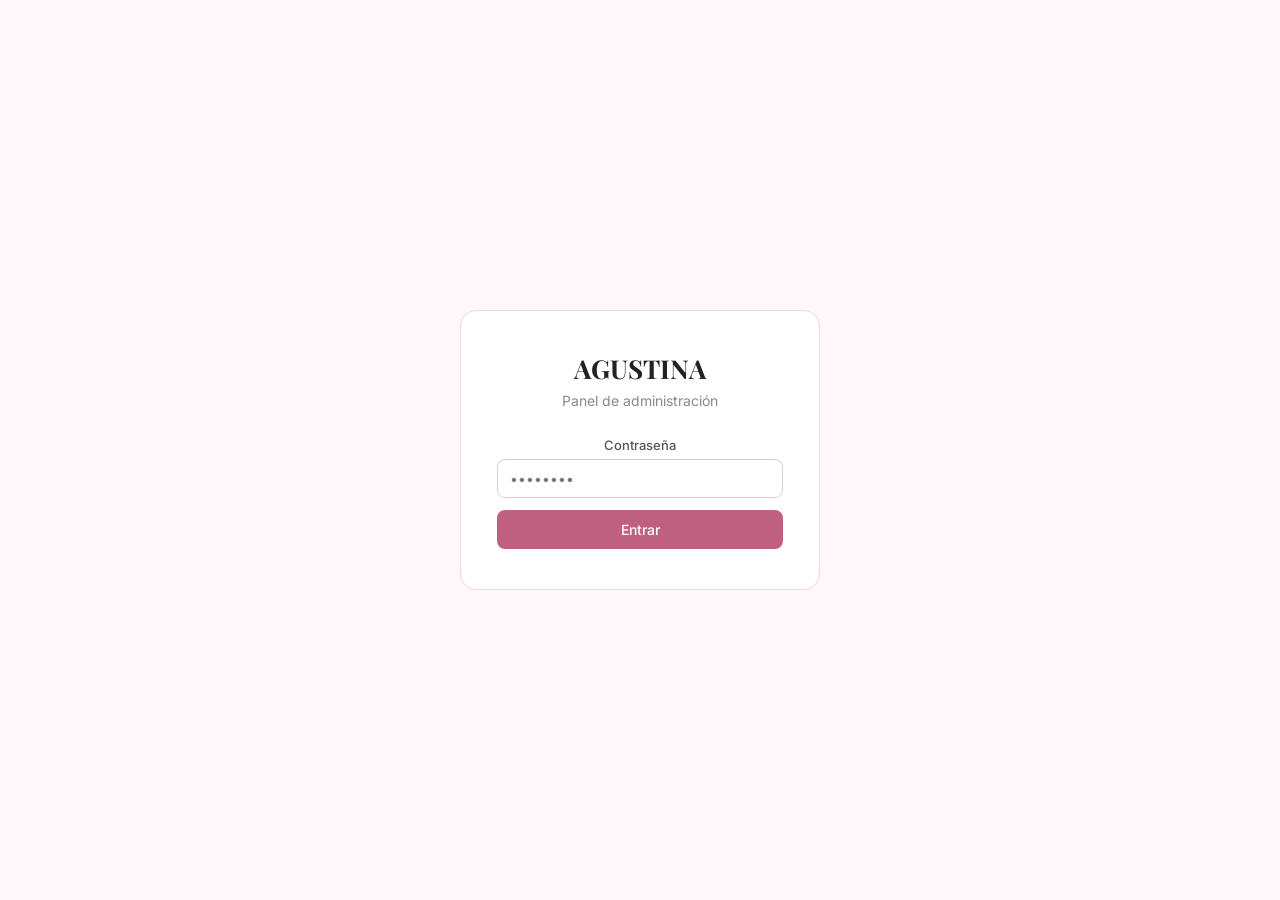
<file: admin.html>
<!DOCTYPE html>
<html lang="es">
<head>
  <meta charset="UTF-8" />
  <meta name="viewport" content="width=device-width, initial-scale=1.0" />
  <title>Admin — AGUSTINA</title>
  <link href="https://fonts.googleapis.com/css2?family=Playfair+Display:wght@400;600&family=Inter:wght@300;400;500;600&display=swap" rel="stylesheet">
  <style>
    * { box-sizing: border-box; margin: 0; padding: 0; }

    body {
      font-family: 'Inter', sans-serif;
      background: #fff7fa;
      color: #222;
      min-height: 100vh;
    }

    /* ---- LOGIN ---- */
    #login-screen {
      display: flex;
      align-items: center;
      justify-content: center;
      min-height: 100vh;
      padding: 20px;
    }

    .login-box {
      background: #fff;
      border: 1px solid #f0d6e0;
      border-radius: 16px;
      padding: 40px 36px;
      width: 100%;
      max-width: 360px;
      text-align: center;
    }

    .login-box h1 {
      font-family: 'Playfair Display', serif;
      font-size: 26px;
      margin-bottom: 6px;
    }

    .login-box p {
      color: #888;
      font-size: 14px;
      margin-bottom: 28px;
    }

    /* ---- HEADER ADMIN ---- */
    .admin-header {
      background: #fff;
      border-bottom: 1px solid #f0d6e0;
      padding: 16px 24px;
      display: flex;
      align-items: center;
      justify-content: space-between;
      position: sticky;
      top: 0;
      z-index: 100;
    }

    .admin-header h1 {
      font-family: 'Playfair Display', serif;
      font-size: 20px;
    }

    .admin-header span {
      font-size: 13px;
      color: #888;
    }

    /* ---- LAYOUT ---- */
    .admin-body {
      max-width: 900px;
      margin: 0 auto;
      padding: 32px 20px;
    }

    .section-title {
      font-family: 'Playfair Display', serif;
      font-size: 22px;
      margin-bottom: 20px;
    }

    /* ---- FORMULARIO ---- */
    .card {
      background: #fff;
      border: 1px solid #f0d6e0;
      border-radius: 16px;
      padding: 28px;
      margin-bottom: 32px;
    }

    .form-grid {
      display: grid;
      grid-template-columns: 1fr 1fr;
      gap: 16px;
    }

    @media (max-width: 600px) {
      .form-grid { grid-template-columns: 1fr; }
    }

    .form-group {
      display: flex;
      flex-direction: column;
      gap: 6px;
    }

    .form-group.full { grid-column: 1 / -1; }

    label {
      font-size: 13px;
      font-weight: 500;
      color: #555;
    }

    input, select, textarea {
      font-family: 'Inter', sans-serif;
      font-size: 14px;
      border: 1px solid #e0c8d4;
      border-radius: 8px;
      padding: 10px 12px;
      background: #fff;
      color: #222;
      transition: border-color .2s;
      outline: none;
    }

    input:focus, select:focus, textarea:focus {
      border-color: #c06080;
    }

    textarea { resize: vertical; min-height: 70px; }

    /* ---- BOTONES ---- */
    .btn {
      font-family: 'Inter', sans-serif;
      font-size: 14px;
      font-weight: 500;
      border: none;
      border-radius: 8px;
      padding: 11px 22px;
      cursor: pointer;
      transition: opacity .2s;
    }

    .btn:hover { opacity: .85; }
    .btn:disabled { opacity: .5; cursor: not-allowed; }

    .btn--primary { background: #c06080; color: #fff; }
    .btn--ghost { background: transparent; border: 1px solid #e0c8d4; color: #555; }
    .btn--danger { background: #fee2e2; color: #c0392b; }
    .btn--sm { padding: 7px 14px; font-size: 13px; }

    .form-actions {
      display: flex;
      gap: 10px;
      margin-top: 20px;
      flex-wrap: wrap;
    }

    /* ---- IMAGEN PREVIEW ---- */
    .img-preview {
      width: 80px;
      height: 80px;
      border-radius: 10px;
      object-fit: cover;
      border: 1px solid #f0d6e0;
      display: none;
    }

    .img-row {
      display: flex;
      align-items: center;
      gap: 12px;
    }

    /* ---- LISTA PRODUCTOS ---- */
    .product-list {
      display: flex;
      flex-direction: column;
      gap: 12px;
    }

    .product-item-wrap {
      border: 1px solid #f0d6e0;
      border-radius: 12px;
      overflow: hidden;
    }

    .product-item {
      background: #fff;
      padding: 14px 18px;
      display: flex;
      align-items: center;
      gap: 14px;
    }

    .img-panel {
      background: #fff7fa;
      border-top: 1px solid #f0d6e0;
      padding: 16px 18px;
    }

    .img-panel__label {
      font-size: 13px;
      font-weight: 500;
      color: #555;
      margin-bottom: 8px;
    }

    .img-panel__thumbs {
      display: flex;
      flex-wrap: wrap;
      gap: 8px;
      margin-bottom: 12px;
    }

    .img-panel__thumb-wrap {
      position: relative;
      display: inline-block;
    }

    .img-panel__thumb {
      width: 60px;
      height: 60px;
      object-fit: cover;
      border-radius: 8px;
      border: 1px solid #f0d6e0;
    }

    .img-panel__badge {
      position: absolute;
      bottom: 3px;
      left: 3px;
      background: #c06080;
      color: #fff;
      font-size: 9px;
      padding: 1px 4px;
      border-radius: 4px;
    }

    .img-panel__actions {
      display: flex;
      gap: 8px;
      margin-top: 10px;
      align-items: center;
      flex-wrap: wrap;
    }

    .img-panel__status {
      font-size: 12px;
      color: #065f46;
    }

    .product-item img {
      width: 56px;
      height: 56px;
      border-radius: 8px;
      object-fit: cover;
      background: #f5e8ee;
      flex-shrink: 0;
    }

    .product-item__info { flex: 1; min-width: 0; }
    .product-item__name { font-weight: 500; font-size: 15px; white-space: nowrap; overflow: hidden; text-overflow: ellipsis; }
    .product-item__meta { font-size: 12px; color: #888; margin-top: 2px; }
    .product-item__price { font-weight: 600; font-size: 15px; color: #c06080; white-space: nowrap; }

    .product-item__actions { display: flex; gap: 8px; flex-shrink: 0; }

    .badge-inactivo {
      font-size: 11px;
      background: #fee2e2;
      color: #c0392b;
      border-radius: 20px;
      padding: 2px 8px;
      margin-left: 6px;
    }

    /* ---- ALERTS ---- */
    .alert {
      border-radius: 10px;
      padding: 12px 16px;
      font-size: 14px;
      margin-bottom: 16px;
      display: none;
    }

    .alert--ok { background: #d1fae5; color: #065f46; }
    .alert--err { background: #fee2e2; color: #991b1b; }

    /* ---- LOADING ---- */
    .loading { text-align: center; padding: 40px; color: #aaa; font-size: 14px; }

    /* ---- TABS ---- */
    .tabs {
      display: flex;
      gap: 4px;
      margin-bottom: 24px;
      border-bottom: 1px solid #f0d6e0;
      padding-bottom: 0;
    }

    .tab {
      padding: 10px 18px;
      font-size: 14px;
      font-weight: 500;
      cursor: pointer;
      border: none;
      background: none;
      color: #888;
      border-bottom: 2px solid transparent;
      margin-bottom: -1px;
      font-family: 'Inter', sans-serif;
    }

    .tab.active { color: #c06080; border-bottom-color: #c06080; }
    .tab-panel { display: none; }
    .tab-panel.active { display: block; }

    /* ---- PANEL EDICIÓN INLINE ---- */
    .edit-panel {
      background: #fff7fa;
      border-top: 1px solid #f0d6e0;
      padding: 16px 18px;
    }
    .edit-panel__grid {
      display: grid;
      grid-template-columns: 1fr 1fr;
      gap: 10px;
      margin-bottom: 12px;
    }
    @media (max-width: 600px) { .edit-panel__grid { grid-template-columns: 1fr; } }
    .edit-panel__actions { display: flex; gap: 8px; }

    /* ---- BOTÓN × en foto ---- */
    .img-panel__thumb-del {
      position: absolute;
      top: -5px; right: -5px;
      width: 20px; height: 20px;
      border-radius: 50%;
      background: #c0392b;
      color: white;
      border: none;
      font-size: 12px;
      line-height: 1;
      cursor: pointer;
      display: flex; align-items: center; justify-content: center;
      box-shadow: 0 1px 4px rgba(0,0,0,.2);
    }
    .img-panel__thumb-del:hover { background: #a93226; }

    /* ---- TOOLBAR BÚSQUEDA ---- */
    .list-toolbar {
      display: flex;
      gap: 10px;
      margin-bottom: 18px;
      flex-wrap: wrap;
      align-items: center;
    }
    .list-toolbar input {
      flex: 1;
      min-width: 180px;
    }
    .list-toolbar select {
      width: auto;
    }
    .list-count {
      font-size: 13px;
      color: #aaa;
      white-space: nowrap;
    }

    /* ---- UPLOAD ---- */
    .upload-zone {
      border: 2px dashed #e0c8d4;
      border-radius: 10px;
      padding: 20px;
      text-align: center;
      cursor: pointer;
      transition: border-color .2s;
      font-size: 13px;
      color: #888;
    }

    .upload-zone:hover { border-color: #c06080; color: #c06080; }
    .upload-zone input { display: none; }
  </style>
</head>
<body>

<!-- LOGIN -->
<div id="login-screen">
  <div class="login-box">
    <h1>AGUSTINA</h1>
    <p>Panel de administración</p>
    <div class="form-group" style="margin-bottom:12px">
      <label>Contraseña</label>
      <input type="password" id="pwd-input" placeholder="••••••••" />
    </div>
    <div class="alert alert--err" id="login-err">Contraseña incorrecta</div>
    <button class="btn btn--primary" style="width:100%" onclick="doLogin()">Entrar</button>
  </div>
</div>

<!-- PANEL -->
<div id="admin-panel" style="display:none">

  <div class="admin-header">
    <h1>AGUSTINA — Admin</h1>
    <span>Panel de productos</span>
  </div>

  <div class="admin-body">

    <div class="tabs">
      <button class="tab active" onclick="switchTab('agregar')">➕ Agregar producto</button>
      <button class="tab" onclick="switchTab('lista')">📋 Mis productos</button>
    </div>

    <!-- TAB: AGREGAR -->
    <div class="tab-panel active" id="tab-agregar">
      <p class="section-title">Nuevo producto</p>

      <div class="card">
        <div class="alert alert--ok" id="ok-msg">✓ Producto guardado correctamente</div>
        <div class="alert alert--err" id="err-msg">Hubo un error al guardar</div>

        <div class="form-grid">

          <div class="form-group full">
            <label>Nombre del producto *</label>
            <input type="text" id="f-name" placeholder="Ej: Taza Stitch" />
          </div>

          <div class="form-group">
            <label>Precio (ARS) *</label>
            <input type="number" id="f-price" placeholder="Ej: 9500" min="0" />
          </div>

          <div class="form-group">
            <label>Categoría *</label>
            <select id="f-cat">
              <option value="">— Elegir —</option>
              <option value="indumentaria">Indumentaria</option>
              <option value="maquillaje">Maquillaje</option>
              <option value="skincare">Skincare</option>
              <option value="tazas">Tazas</option>
              <option value="botellas-y-vasos">Botellas y vasos</option>
              <option value="regaleria">Regalería</option>
              <option value="necesers">Necesers</option>
              <option value="marroquineria">Marroquinería</option>
              <option value="accesorios">Accesorios</option>
              <option value="giftcards">🎁 Gift Cards</option>
            </select>
          </div>

          <div class="form-group">
            <label>Subcategoría</label>
            <select id="f-sub">
              <option value="">— Ninguna —</option>
              <option value="tazas">Tazas</option>
              <option value="botellas-y-vasos">Botellas y vasos</option>
              <option value="libreria">Librería</option>
              <option value="para-el-cabello">Para el cabello</option>
              <option value="bijou">Bijou</option>
              <option value="llaveros">Llaveros</option>
              <option value="acero-quirurgico">Acero quirúrgico</option>
            </select>
          </div>

          <div class="form-group">
            <label>Precio en efectivo (ARS) <span style="color:#aaa;font-weight:400">— opcional</span></label>
            <input type="number" id="f-price-efectivo" placeholder="Ej: 8500" min="0" />
          </div>

          <div class="form-group full">
            <label>Descripción <span style="color:#aaa;font-weight:400">— opcional</span></label>
            <textarea id="f-descripcion" placeholder="Ej: Taza de cerámica con diseño exclusivo, 350ml. Ideal para regalar." rows="3" style="resize:vertical;min-height:70px"></textarea>
          </div>

          <div class="form-group full">
            <label>Imágenes del producto * <span style="color:#aaa;font-weight:400">(primera = principal)</span></label>
            <input type="file" id="f-img-file" accept="image/*" multiple style="display:none" />
            <div class="upload-zone" id="upload-zone" onclick="document.getElementById('f-img-file').click()">
              📷 Hacé click para subir fotos (podés elegir varias a la vez)
            </div>
            <div id="img-previews" style="display:flex;flex-wrap:wrap;gap:8px;margin-top:10px"></div>
            <small style="color:#aaa;font-size:12px;margin-top:4px">JPG o PNG. Se suben automáticamente a Supabase.</small>
          </div>

        </div>

        <div class="form-actions">
          <button class="btn btn--primary" id="btn-save" onclick="saveProduct()">Guardar producto</button>
          <button class="btn btn--ghost" onclick="clearForm()">Limpiar</button>
        </div>
      </div>
    </div>

    <!-- TAB: LISTA -->
    <div class="tab-panel" id="tab-lista">

      <!-- Barra de búsqueda y filtros -->
      <div class="list-toolbar">
        <input type="text" id="search-input" placeholder="🔍 Buscar por nombre..." oninput="filterList()" />
        <select id="filter-cat" onchange="filterList()">
          <option value="">Todas las categorías</option>
          <option value="indumentaria">Indumentaria</option>
          <option value="maquillaje">Maquillaje</option>
          <option value="skincare">Skincare</option>
          <option value="necesers">Necesers</option>
          <option value="marroquineria">Marroquinería</option>
          <option value="regaleria">Regalería</option>
          <option value="tazas">Tazas</option>
          <option value="botellas-y-vasos">Botellas y vasos</option>
          <option value="accesorios">Accesorios</option>
          <option value="giftcards">🎁 Gift Cards</option>
        </select>
        <select id="filter-estado" onchange="filterList()">
          <option value="">Todos</option>
          <option value="activo">Activos</option>
          <option value="inactivo">Inactivos</option>
        </select>
        <span id="list-count" class="list-count"></span>
      </div>

      <div id="product-list" class="product-list">
        <div class="loading">Cargando...</div>
      </div>
    </div>

  </div>
</div>

<script>
  const API_URL = "https://api-agustina.juaniperez1243.workers.dev";
  const ADMIN_PWD = "1234";

  // ---- LOGIN ----
  document.getElementById("pwd-input").addEventListener("keydown", e => {
    if (e.key === "Enter") doLogin();
  });

  // ---- INPUT IMÁGENES (múltiples) ----
  let selectedFiles = [];

  document.getElementById("f-img-file").addEventListener("change", function() {
    selectedFiles = Array.from(this.files);
    const previews = document.getElementById("img-previews");
    previews.innerHTML = "";
    selectedFiles.forEach((file, i) => {
      const wrap = document.createElement("div");
      wrap.style.cssText = "position:relative;display:inline-block";
      const img = document.createElement("img");
      img.src = URL.createObjectURL(file);
      img.style.cssText = "width:70px;height:70px;object-fit:cover;border-radius:8px;border:1px solid #f0d6e0";
      if (i === 0) {
        const badge = document.createElement("span");
        badge.textContent = "Principal";
        badge.style.cssText = "position:absolute;bottom:2px;left:2px;background:#c06080;color:#fff;font-size:9px;padding:1px 4px;border-radius:4px";
        wrap.appendChild(badge);
      }
      wrap.appendChild(img);
      previews.appendChild(wrap);
    });
    document.getElementById("upload-zone").textContent = `✓ ${selectedFiles.length} foto${selectedFiles.length > 1 ? "s" : ""} seleccionada${selectedFiles.length > 1 ? "s" : ""}`;
  });

  function doLogin() {
    const val = document.getElementById("pwd-input").value;
    if (val === ADMIN_PWD) {
      document.getElementById("login-screen").style.display = "none";
      document.getElementById("admin-panel").style.display = "block";
    } else {
      document.getElementById("login-err").style.display = "block";
    }
  }

  // ---- TABS ----
  function switchTab(name) {
    document.querySelectorAll(".tab").forEach(t => t.classList.remove("active"));
    document.querySelectorAll(".tab-panel").forEach(p => p.classList.remove("active"));
    document.getElementById("tab-" + name).classList.add("active");
    event.target.classList.add("active");
    if (name === "lista") loadProducts();
  }

  // ---- IMAGEN PREVIEW ----
  function previewImg(input) {
    const file = input.files[0];
    if (!file) return;
    const preview = document.getElementById("img-preview");
    preview.src = URL.createObjectURL(file);
    preview.style.display = "block";
    document.getElementById("upload-zone").textContent = "✓ " + file.name;
  }

  // ---- COMPRIMIR ANTES DE SUBIR (reduce storage y ancho de banda) ----
  function compressImage(file, maxWidth = 1200, quality = 0.82) {
    return new Promise((resolve) => {
      const img = new Image();
      const url = URL.createObjectURL(file);
      img.onload = () => {
        URL.revokeObjectURL(url);
        let w = img.naturalWidth, h = img.naturalHeight;
        if (w > maxWidth) { h = Math.round(h * maxWidth / w); w = maxWidth; }
        const canvas = document.createElement("canvas");
        canvas.width = w; canvas.height = h;
        canvas.getContext("2d").drawImage(img, 0, 0, w, h);
        canvas.toBlob(blob => resolve(blob || file), "image/webp", quality);
      };
      img.onerror = () => { URL.revokeObjectURL(url); resolve(file); };
      img.src = url;
    });
  }

  // ---- SUBIR IMAGEN A CLOUDINARY ----
  const CLOUDINARY_CLOUD  = "dk7nxmdcg";
  const CLOUDINARY_PRESET = "productos";

  async function uploadImage(file) {
    const blob = await compressImage(file);
    const form = new FormData();
    form.append("file", blob, `${Date.now()}.webp`);
    form.append("upload_preset", CLOUDINARY_PRESET);

    const res = await fetch(
      `https://api.cloudinary.com/v1_1/${CLOUDINARY_CLOUD}/image/upload`,
      { method: "POST", body: form }
    );

    if (!res.ok) {
      const err = await res.json().catch(() => ({}));
      throw new Error(err.error?.message || "Error subiendo imagen a Cloudinary");
    }

    const data = await res.json();
    return data.secure_url;
  }

  // ---- GUARDAR PRODUCTO ----
  async function saveProduct() {
    const name = document.getElementById("f-name").value.trim();
    const price = parseInt(document.getElementById("f-price").value);
    const cat = document.getElementById("f-cat").value;
    const sub = document.getElementById("f-sub").value;
    const precioEfectivoRaw = document.getElementById("f-price-efectivo").value;
    const precio_efectivo = precioEfectivoRaw ? parseInt(precioEfectivoRaw) : null;
    const descripcion = document.getElementById("f-descripcion").value.trim() || null;
    if (!name || !price || !cat || !selectedFiles.length) {
      showMsg("err", "Completá nombre, precio, categoría e imagen");
      return;
    }

    const btn = document.getElementById("btn-save");
    btn.disabled = true;
    btn.textContent = "Guardando...";

    try {
      const imageUrls = await Promise.all(selectedFiles.map(f => uploadImage(f)));
      const imageUrl = imageUrls[0];
      const images = imageUrls;

      const res = await fetch(`${API_URL}/guardar-producto`, {
        method: "POST",
        headers: { "Content-Type": "application/json" },
        body: JSON.stringify({ name, price, image_url: imageUrl, images, cat, sub, precio_efectivo, descripcion })
      });

      if (!res.ok) throw new Error((await res.json()).error || "Error al guardar");

      showMsg("ok", "✓ Producto guardado correctamente");
      clearForm();

    } catch (e) {
      showMsg("err", e.message);
    } finally {
      btn.disabled = false;
      btn.textContent = "Guardar producto";
    }
  }

  // ---- CARGAR LISTA ----
  let allProducts = []; // cache en memoria

  async function loadProducts() {
    const list = document.getElementById("product-list");
    list.innerHTML = `<div class="loading">Cargando...</div>`;

    const res = await fetch(`${API_URL}/admin/productos`);
    allProducts = await res.json();

    // Resetear filtros
    const si = document.getElementById("search-input");
    const fc = document.getElementById("filter-cat");
    const fe = document.getElementById("filter-estado");
    if (si) si.value = "";
    if (fc) fc.value = "";
    if (fe) fe.value = "";

    filterList();
  }

  function filterList() {
    const query  = document.getElementById("search-input")?.value.toLowerCase().trim() || "";
    const cat    = document.getElementById("filter-cat")?.value || "";
    const estado = document.getElementById("filter-estado")?.value || "";

    const filtered = allProducts.filter(p => {
      const matchName   = !query  || p.name.toLowerCase().includes(query);
      const matchCat    = !cat    || p.cat === cat;
      const matchEstado = !estado || (estado === "activo" ? p.activo : !p.activo);
      return matchName && matchCat && matchEstado;
    });

    const countEl = document.getElementById("list-count");
    if (countEl) countEl.textContent = `${filtered.length} producto${filtered.length !== 1 ? "s" : ""}`;

    renderList(filtered);
  }

  function renderList(products) {
    const list = document.getElementById("product-list");
    if (!products.length) {
      list.innerHTML = `<div class="loading">Sin resultados.</div>`;
      return;
    }
    list.innerHTML = products.map(p => {
      const imgs = p.images && p.images.length ? p.images : (p.image_url ? [p.image_url] : []);
      const safeName = p.name.replace(/'/g, "\\'").replace(/"/g, "&quot;");

      return `
      <div class="product-item-wrap" id="wrap-${p.id}">
        <div class="product-item">
          <img src="${p.image_url}" alt="${p.name}" onerror="this.src=''" />
          <div class="product-item__info">
            <div class="product-item__name">
              ${p.name}
              ${!p.activo ? '<span class="badge-inactivo">Inactivo</span>' : ''}
            </div>
            <div class="product-item__meta" id="meta-${p.id}">${p.cat}${p.sub ? ' · ' + p.sub : ''} · ${imgs.length} foto${imgs.length !== 1 ? 's' : ''}</div>
          </div>
          <div class="product-item__price" id="price-display-${p.id}">$${p.price.toLocaleString("es-AR")}</div>
          <div class="product-item__actions">
            <button class="btn btn--ghost btn--sm" onclick="toggleEditPanel(${p.id})">✏️ Editar</button>
            <button class="btn btn--ghost btn--sm" onclick="toggleImgPanel(${p.id})">📸 Fotos</button>
            <button class="btn btn--ghost btn--sm" onclick="toggleActivo(${p.id}, ${p.activo})">${p.activo ? '🙈 Ocultar' : '👁 Mostrar'}</button>
            <button class="btn btn--danger btn--sm" onclick="deleteProduct(${p.id}, '${safeName}')">🗑</button>
          </div>
        </div>

        <!-- Panel inline de EDICIÓN -->
        <div id="edit-panel-${p.id}" class="edit-panel" style="display:none">
          <div class="edit-panel__grid">
            <div class="form-group full">
              <label>Nombre</label>
              <input type="text" id="edit-name-${p.id}" value="${p.name.replace(/"/g, '&quot;')}" />
            </div>
            <div class="form-group">
              <label>Precio (ARS)</label>
              <input type="number" id="edit-price-${p.id}" value="${p.price}" min="0" />
            </div>
            <div class="form-group">
              <label>Categoría</label>
              <select id="edit-cat-${p.id}">
                <option value="">— Elegir —</option>
                <option value="indumentaria" ${p.cat==='indumentaria'?'selected':''}>Indumentaria</option>
                <option value="maquillaje" ${p.cat==='maquillaje'?'selected':''}>Maquillaje</option>
                <option value="skincare" ${p.cat==='skincare'?'selected':''}>Skincare</option>
                <option value="tazas" ${p.cat==='tazas'?'selected':''}>Tazas</option>
                <option value="botellas-y-vasos" ${p.cat==='botellas-y-vasos'?'selected':''}>Botellas y vasos</option>
                <option value="regaleria" ${p.cat==='regaleria'?'selected':''}>Regalería</option>
                <option value="necesers" ${p.cat==='necesers'||p.cat==='portacosmeticos'?'selected':''}>Necesers</option>
                <option value="marroquineria" ${p.cat==='marroquineria'?'selected':''}>Marroquinería</option>
                <option value="accesorios" ${p.cat==='accesorios'?'selected':''}>Accesorios</option>
                <option value="giftcards" ${p.cat==='giftcards'?'selected':''}>🎁 Gift Cards</option>
              </select>
            </div>
            <div class="form-group">
              <label>Subcategoría</label>
              <select id="edit-sub-${p.id}">
                <option value="">— Ninguna —</option>
                <option value="tazas" ${p.sub==='tazas'?'selected':''}>Tazas</option>
                <option value="botellas-y-vasos" ${p.sub==='botellas-y-vasos'?'selected':''}>Botellas y vasos</option>
                <option value="libreria" ${p.sub==='libreria'?'selected':''}>Librería</option>
                <option value="para-el-cabello" ${p.sub==='para-el-cabello'?'selected':''}>Para el cabello</option>
                <option value="bijou" ${p.sub==='bijou'?'selected':''}>Bijou</option>
                <option value="llaveros" ${p.sub==='llaveros'?'selected':''}>Llaveros</option>
                <option value="acero-quirurgico" ${p.sub==='acero-quirurgico'?'selected':''}>Acero quirúrgico</option>
              </select>
            </div>
            <div class="form-group">
              <label>Precio en efectivo (ARS) <span style="color:#aaa;font-weight:400">— opcional</span></label>
              <input type="number" id="edit-precio-efectivo-${p.id}" value="${p.precio_efectivo || ''}" placeholder="Ej: 8500" min="0" />
            </div>
            <div class="form-group full">
              <label>Descripción <span style="color:#aaa;font-weight:400">— opcional</span></label>
              <textarea id="edit-descripcion-${p.id}" rows="3" placeholder="Descripción del producto..." style="resize:vertical;min-height:70px">${p.descripcion ? p.descripcion.replace(/</g,'&lt;') : ''}</textarea>
            </div>
          </div>
          <div class="edit-panel__actions">
            <button class="btn btn--primary btn--sm" id="btn-save-edit-${p.id}" onclick="saveEdit(${p.id})">Guardar cambios</button>
            <button class="btn btn--ghost btn--sm" onclick="toggleEditPanel(${p.id})">Cancelar</button>
            <span class="img-panel__status" id="edit-status-${p.id}"></span>
          </div>
        </div>

        <!-- Panel inline de FOTOS -->
        <div id="img-panel-${p.id}" class="img-panel" style="display:none">
          <p class="img-panel__label">Fotos actuales (${imgs.length}) — tocá × para eliminar una:</p>
          <div class="img-panel__thumbs" id="thumbs-${p.id}">${renderThumbs(p.id, imgs)}</div>

          <p class="img-panel__label" style="margin-top:12px">Agregar más fotos:</p>
          <input type="file" id="img-input-${p.id}" accept="image/*" multiple style="display:none"
                 onchange="previewNewImgs(${p.id}, this)" />
          <div class="upload-zone" style="padding:14px" onclick="document.getElementById('img-input-${p.id}').click()">
            📷 Hacé click para elegir fotos (podés seleccionar varias)
          </div>
          <div id="new-previews-${p.id}" style="display:flex;flex-wrap:wrap;gap:6px;margin-top:8px"></div>

          <div class="img-panel__actions">
            <button class="btn btn--primary btn--sm" id="btn-save-imgs-${p.id}" onclick="saveNewImages(${p.id})">
              Guardar fotos nuevas
            </button>
            <button class="btn btn--ghost btn--sm" onclick="toggleImgPanel(${p.id})">Cerrar</button>
            <span class="img-panel__status" id="img-status-${p.id}"></span>
          </div>
        </div>
      </div>`;
    }).join("");
  }

  // ---- RENDER THUMBS CON BOTÓN × ----
  function renderThumbs(id, imgs) {
    if (!imgs || !imgs.length) return '<span style="color:#aaa;font-size:13px">Sin imágenes</span>';
    return imgs.map((url, i) => `
      <div class="img-panel__thumb-wrap">
        <img src="${url}" class="img-panel__thumb" onerror="this.style.display='none'" />
        ${i === 0 ? '<span class="img-panel__badge">Principal</span>' : ''}
        <button class="img-panel__thumb-del" title="Eliminar esta foto" onclick="deleteImage(${id}, '${encodeURIComponent(url)}')">×</button>
      </div>`).join("");
  }

  // ---- ELIMINAR FOTO INDIVIDUAL ----
  async function deleteImage(id, encodedUrl) {
    const url = decodeURIComponent(encodedUrl);
    if (!confirm("¿Eliminás esta foto del producto?")) return;

    const status = document.getElementById(`img-status-${id}`);
    if (status) status.textContent = "Eliminando...";

    try {
      const res = await fetch(`${API_URL}/producto?id=${id}`);
      const prod = await res.json();
      let imgs = (prod.images && prod.images.length) ? [...prod.images] : (prod.image_url ? [prod.image_url] : []);
      imgs = imgs.filter(u => u !== url);

      const patch = await fetch(`${API_URL}/producto`, {
        method: "PATCH",
        headers: { "Content-Type": "application/json" },
        body: JSON.stringify({ id, images: imgs, image_url: imgs[0] || "" })
      });

      if (!patch.ok) throw new Error("Error al guardar");

      // Actualizar thumbs en el panel sin recargar todo
      const thumbsEl = document.getElementById(`thumbs-${id}`);
      if (thumbsEl) thumbsEl.innerHTML = renderThumbs(id, imgs);
      if (status) status.textContent = `✓ Foto eliminada`;

      // Actualizar imagen del producto-item
      const itemImg = document.querySelector(`#wrap-${id} .product-item > img`);
      if (itemImg) itemImg.src = imgs[0] || "";

    } catch (e) {
      if (status) { status.textContent = "Error: " + e.message; status.style.color = "#c0392b"; }
    }
  }

  // ---- TOGGLE PANEL DE EDICIÓN ----
  function toggleEditPanel(id) {
    const panel = document.getElementById(`edit-panel-${id}`);
    if (!panel) return;
    const isOpen = panel.style.display !== "none";
    // Cerrar el otro panel si está abierto
    const imgPanel = document.getElementById(`img-panel-${id}`);
    if (imgPanel) imgPanel.style.display = "none";
    panel.style.display = isOpen ? "none" : "block";
    // Limpiar status
    const st = document.getElementById(`edit-status-${id}`);
    if (st) { st.textContent = ""; st.style.color = "#065f46"; }
  }

  // ---- GUARDAR EDICIÓN ----
  async function saveEdit(id) {
    const name  = document.getElementById(`edit-name-${id}`).value.trim();
    const price = parseInt(document.getElementById(`edit-price-${id}`).value);
    const cat   = document.getElementById(`edit-cat-${id}`).value;
    const sub   = document.getElementById(`edit-sub-${id}`).value;
    const peRaw = document.getElementById(`edit-precio-efectivo-${id}`).value;
    const precio_efectivo = peRaw ? parseInt(peRaw) : null;
    const descripcion = document.getElementById(`edit-descripcion-${id}`).value.trim() || null;
    const status = document.getElementById(`edit-status-${id}`);

    if (!name || isNaN(price) || price < 0 || !cat) {
      if (status) { status.textContent = "Completá nombre, precio y categoría"; status.style.color = "#c0392b"; }
      return;
    }

    const btn = document.getElementById(`btn-save-edit-${id}`);
    btn.disabled = true; btn.textContent = "Guardando...";
    if (status) status.textContent = "";

    try {
      const patch = await fetch(`${API_URL}/producto`, {
        method: "PATCH",
        headers: { "Content-Type": "application/json" },
        body: JSON.stringify({ id, name, price, cat, sub, precio_efectivo, descripcion })
      });

      if (!patch.ok) throw new Error("Error al guardar");

      // Actualizar UI sin recargar todo
      const nameEl = document.querySelector(`#wrap-${id} .product-item__name`);
      if (nameEl) nameEl.childNodes[0].textContent = name + " ";
      const metaEl = document.getElementById(`meta-${id}`);
      if (metaEl) {
        const parts = metaEl.textContent.split("·");
        const fotos = parts[parts.length - 1].trim();
        metaEl.textContent = `${cat}${sub ? ' · ' + sub : ''} · ${fotos}`;
      }
      const priceEl = document.getElementById(`price-display-${id}`);
      if (priceEl) priceEl.textContent = "$" + price.toLocaleString("es-AR");

      if (status) { status.textContent = "✓ Guardado"; status.style.color = "#065f46"; }
      setTimeout(() => toggleEditPanel(id), 1200);

    } catch (e) {
      if (status) { status.textContent = "Error: " + e.message; status.style.color = "#c0392b"; }
    } finally {
      btn.disabled = false; btn.textContent = "Guardar cambios";
    }
  }

  // ---- TOGGLE ACTIVO ----
  async function toggleActivo(id, currentActivo) {
    await fetch(`${API_URL}/producto`, {
      method: "PATCH",
      headers: { "Content-Type": "application/json" },
      body: JSON.stringify({ id, activo: !currentActivo })
    });
    // Actualizar cache y re-filtrar sin recargar todo
    const p = allProducts.find(x => x.id === id);
    if (p) p.activo = !currentActivo;
    filterList();
    // Refrescar solo el badge visual del item
    const nameEl = document.querySelector(`#wrap-${id} .product-item__name`);
    if (nameEl) {
      const badge = nameEl.querySelector(".badge-inactivo");
      if (!currentActivo && badge) badge.remove();
      else if (currentActivo && !badge) {
        const b = document.createElement("span");
        b.className = "badge-inactivo"; b.textContent = "Inactivo";
        nameEl.appendChild(b);
      }
    }
    // Cambiar texto del botón
    const btn = document.querySelector(`#wrap-${id} .product-item__actions .btn--ghost:nth-child(3)`);
    if (btn) btn.textContent = !currentActivo ? "🙈 Ocultar" : "👁 Mostrar";
    btn?.setAttribute("onclick", `toggleActivo(${id}, ${!currentActivo})`);
  }

  // ---- ELIMINAR ----
  async function deleteProduct(id, name) {
    if (!confirm(`¿Segura que querés eliminar "${name}"?`)) return;

    await fetch(`${API_URL}/producto`, {
      method: "DELETE",
      headers: { "Content-Type": "application/json" },
      body: JSON.stringify({ id })
    });
    // Quitar del cache y del DOM
    allProducts = allProducts.filter(x => x.id !== id);
    document.getElementById(`wrap-${id}`)?.remove();
    const countEl = document.getElementById("list-count");
    if (countEl) {
      const visible = document.querySelectorAll(".product-item-wrap").length;
      countEl.textContent = `${visible} producto${visible !== 1 ? "s" : ""}`;
    }
  }

  // ---- HELPERS ----
  function clearForm() {
    document.getElementById("f-name").value = "";
    document.getElementById("f-price").value = "";
    document.getElementById("f-cat").value = "";
    document.getElementById("f-sub").value = "";
    document.getElementById("f-img-file").value = "";
    document.getElementById("img-previews").innerHTML = "";
    document.getElementById("upload-zone").textContent = "📷 Hacé click para subir fotos (podés elegir varias a la vez)";
    selectedFiles = [];
  }

  function showMsg(type, text) {
    const ok = document.getElementById("ok-msg");
    const err = document.getElementById("err-msg");
    ok.style.display = "none";
    err.style.display = "none";
    if (type === "ok") { ok.textContent = text; ok.style.display = "block"; }
    else { err.textContent = text; err.style.display = "block"; }
    setTimeout(() => { ok.style.display = "none"; err.style.display = "none"; }, 4000);
  }

  // ---- PANEL INLINE DE IMÁGENES ----
  const pendingImgFiles = {};

  function toggleImgPanel(id) {
    const panel = document.getElementById(`img-panel-${id}`);
    if (!panel) return;
    const isOpen = panel.style.display !== "none";
    panel.style.display = isOpen ? "none" : "block";
    // Limpiar estado si se cierra
    if (isOpen) {
      pendingImgFiles[id] = [];
      const prev = document.getElementById(`new-previews-${id}`);
      if (prev) prev.innerHTML = "";
      const inp = document.getElementById(`img-input-${id}`);
      if (inp) inp.value = "";
      const zone = panel.querySelector(".upload-zone");
      if (zone) zone.textContent = "📷 Hacé click para elegir fotos (podés seleccionar varias)";
    }
  }

  function previewNewImgs(id, input) {
    const files = Array.from(input.files);
    pendingImgFiles[id] = files;
    const container = document.getElementById(`new-previews-${id}`);
    container.innerHTML = "";
    files.forEach((f, i) => {
      const wrap = document.createElement("div");
      wrap.style.cssText = "position:relative;display:inline-block";
      const img = document.createElement("img");
      img.src = URL.createObjectURL(f);
      img.style.cssText = "width:60px;height:60px;object-fit:cover;border-radius:8px;border:1px solid #f0d6e0";
      wrap.appendChild(img);
      container.appendChild(wrap);
    });
    const zone = document.querySelector(`#img-panel-${id} .upload-zone`);
    if (zone) zone.textContent = `✓ ${files.length} foto${files.length > 1 ? "s" : ""} lista${files.length > 1 ? "s" : ""} para subir`;
  }

  async function saveNewImages(id) {
    const files = pendingImgFiles[id];
    if (!files || !files.length) {
      const s = document.getElementById(`img-status-${id}`);
      if (s) { s.textContent = "⚠️ Seleccioná al menos una foto para agregar."; s.style.color = "#c06080"; }
      return;
    }

    const btn = document.getElementById(`btn-save-imgs-${id}`);
    const status = document.getElementById(`img-status-${id}`);
    btn.disabled = true;
    btn.textContent = "Subiendo...";
    if (status) status.textContent = "";

    try {
      // Obtener imágenes actuales del producto
      const res = await fetch(`${API_URL}/producto?id=${id}`);
      const prod = await res.json();
      const existing = (prod.images && prod.images.length) ? prod.images : (prod.image_url ? [prod.image_url] : []);

      // Subir nuevas imágenes
      const newUrls = await Promise.all(files.map(f => uploadImage(f)));
      const allImages = [...existing, ...newUrls];

      // Actualizar producto
      const patch = await fetch(`${API_URL}/producto`, {
        method: "PATCH",
        headers: { "Content-Type": "application/json" },
        body: JSON.stringify({ id, images: allImages, image_url: allImages[0] })
      });

      if (!patch.ok) throw new Error("Error al guardar");

      if (status) status.textContent = `✓ ${newUrls.length} foto${newUrls.length > 1 ? "s" : ""} agregada${newUrls.length > 1 ? "s" : ""}`;
      pendingImgFiles[id] = [];

      // Refrescar solo los thumbs del panel sin recargar toda la lista
      const thumbsContainer = document.getElementById(`thumbs-${id}`);
      if (thumbsContainer) thumbsContainer.innerHTML = renderThumbs(id, allImages);

      // Actualizar el contador en la meta
      const meta = document.querySelector(`#img-panel-${id}`)?.previousElementSibling?.querySelector(".product-item__meta");
      if (meta) {
        const parts = meta.textContent.split("·");
        if (parts.length >= 2) meta.textContent = parts.slice(0, -1).join("·") + ` · ${allImages.length} foto${allImages.length !== 1 ? "s" : ""}`;
      }

      // Limpiar input y preview
      const inp = document.getElementById(`img-input-${id}`);
      if (inp) inp.value = "";
      const prev = document.getElementById(`new-previews-${id}`);
      if (prev) prev.innerHTML = "";
      const zone = document.querySelector(`#img-panel-${id} .upload-zone`);
      if (zone) zone.textContent = "📷 Hacé click para elegir fotos (podés seleccionar varias)";

    } catch (e) {
      if (status) { status.textContent = "Error: " + e.message; status.style.color = "#c0392b"; }
    } finally {
      btn.disabled = false;
      btn.textContent = "Guardar fotos";
    }
  }
</script>
</body>
</html>
</file>
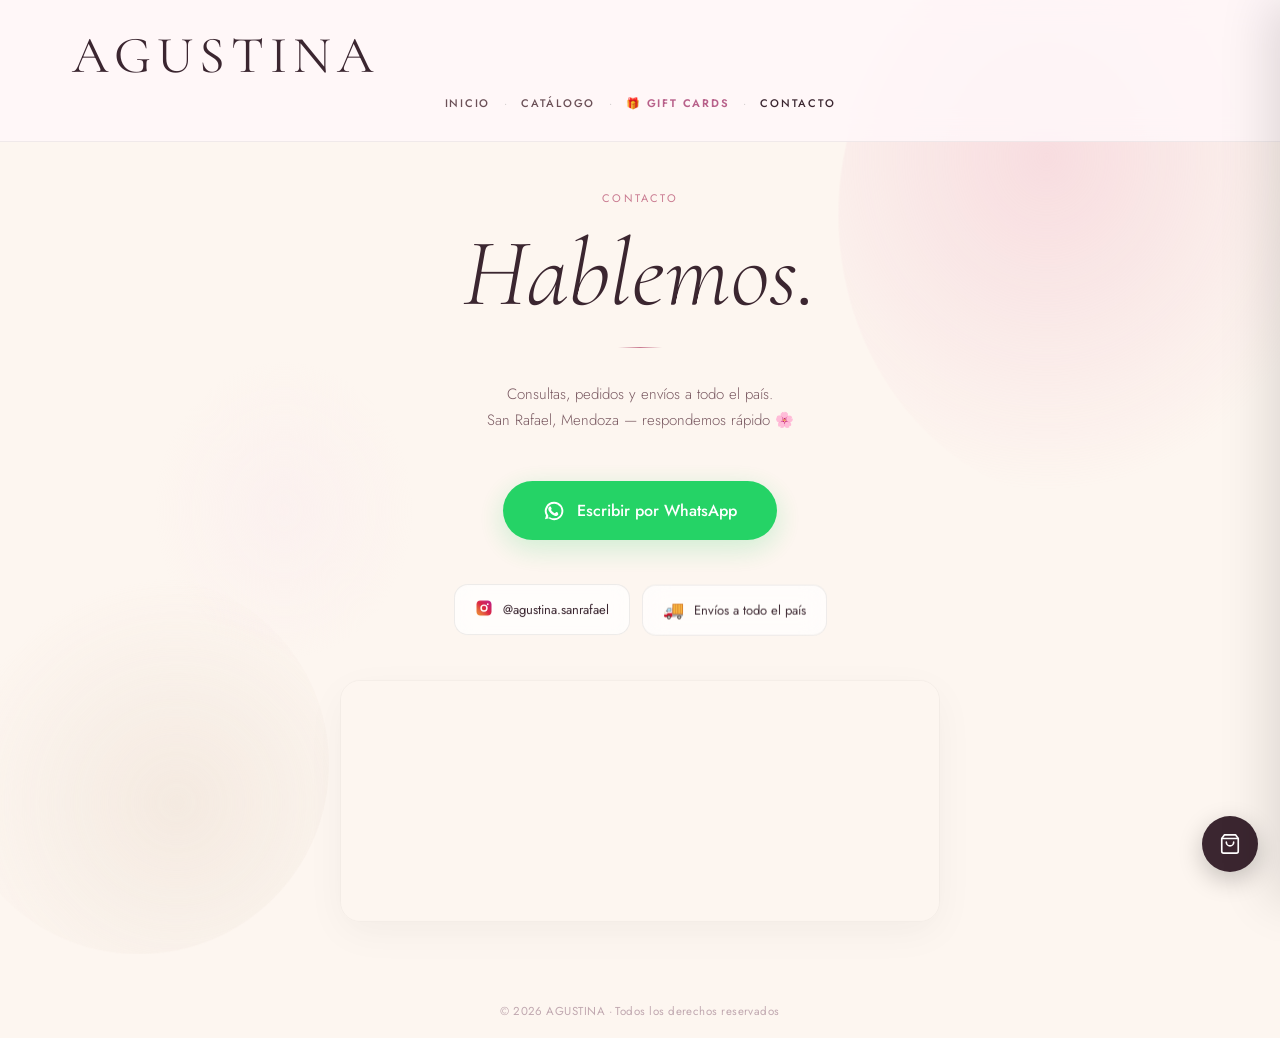
<file: contacto.html>
<!DOCTYPE html>
<html lang="es">
<head>
  <meta charset="UTF-8" />
  <meta name="viewport" content="width=device-width, initial-scale=1.0" />
  <title>Contacto • AGUSTINA</title>
  <meta name="theme-color" content="#FDF6F0" />
  <link rel="preconnect" href="https://fonts.googleapis.com" />
  <link rel="preconnect" href="https://fonts.gstatic.com" crossorigin />
  <link href="https://fonts.googleapis.com/css2?family=Cormorant+Garamond:ital,wght@0,300;0,400;1,300;1,400&family=Jost:wght@300;400;500&display=swap" rel="stylesheet">
  <link rel="stylesheet" href="style.css" />
  <style>

    body.page-contact {
      background: #FDF6F0;
      min-height: 100vh;
      overflow-x: hidden;
    }

    /* ── Blobs de fondo ───────────────────────────────── */
    .cp-blob {
      position: fixed;
      pointer-events: none;
      z-index: 0;
      border-radius: 50%;
    }
    .cp-blob--a {
      width: 520px; height: 580px;
      top: -8%; right: -6%;
      background: radial-gradient(ellipse at 40% 40%, #F2C4D0 0%, transparent 68%);
      opacity: .5;
    }
    .cp-blob--b {
      width: 380px; height: 380px;
      bottom: -6%; left: -4%;
      background: radial-gradient(ellipse at 60% 60%, #EDE0D4 0%, transparent 70%);
      opacity: .55;
    }
    .cp-blob--c {
      width: 260px; height: 300px;
      top: 40%; left: 12%;
      background: radial-gradient(ellipse at 50% 50%, #FAE8EE 0%, transparent 70%);
      opacity: .35;
    }

    /* ── Main ─────────────────────────────────────────── */
    .cp-main {
      position: relative;
      z-index: 1;
      min-height: calc(100vh - 56px);
      display: flex;
      align-items: center;
      justify-content: center;
      padding: calc(var(--headerH, 110px) + 48px) 24px 72px;
    }

    .cp-inner {
      max-width: 600px;
      width: 100%;
      text-align: center;
    }

    /* ── Tipografía ───────────────────────────────────── */
    .cp-eyebrow {
      font-family: 'Jost', sans-serif;
      font-size: 11px;
      font-weight: 400;
      letter-spacing: .2em;
      text-transform: uppercase;
      color: #C97A90;
      margin: 0 0 22px;
      opacity: 0;
    }

    .cp-title {
      font-family: 'Cormorant Garamond', Georgia, serif;
      font-size: clamp(56px, 10vw, 96px);
      font-weight: 300;
      font-style: italic;
      line-height: .95;
      color: #3B2630;
      margin: 0 0 28px;
      opacity: 0;
    }

    .cp-divider {
      width: 44px;
      height: 1px;
      background: linear-gradient(to right, transparent, #C97A90, transparent);
      margin: 0 auto 34px;
      opacity: 0;
    }

    .cp-sub {
      font-family: 'Jost', sans-serif;
      font-size: 15px;
      font-weight: 300;
      color: #7A5A62;
      line-height: 1.7;
      margin: 0 0 48px;
      opacity: 0;
    }

    /* ── WhatsApp ─────────────────────────────────────── */
    .cp-wa {
      display: inline-flex;
      align-items: center;
      gap: 12px;
      background: #25D366;
      color: white;
      text-decoration: none;
      font-family: 'Jost', sans-serif;
      font-size: 16px;
      font-weight: 500;
      padding: 18px 40px;
      border-radius: 999px;
      box-shadow: 0 8px 28px rgba(37,211,102,.22);
      transition: background .2s, box-shadow .2s, transform .2s;
      margin-bottom: 44px;
      opacity: 0;
    }
    .cp-wa:hover {
      background: #1eb85a;
      box-shadow: 0 16px 44px rgba(37,211,102,.32);
      transform: translateY(-3px);
      color: white;
    }

    /* ── Cards de info ────────────────────────────────── */
    .cp-cards {
      display: flex;
      gap: 12px;
      justify-content: center;
      flex-wrap: wrap;
    }

    .cp-card {
      display: flex;
      align-items: center;
      gap: 10px;
      padding: 14px 20px;
      background: rgba(255,255,255,.72);
      border: 1px solid rgba(0,0,0,.07);
      border-radius: 14px;
      backdrop-filter: blur(12px);
      text-decoration: none;
      color: #3B2630;
      font-family: 'Jost', sans-serif;
      font-size: 13px;
      font-weight: 400;
      transition: background .2s, transform .2s, box-shadow .2s;
      opacity: 0;
    }
    .cp-card:hover {
      background: white;
      transform: translateY(-2px);
      box-shadow: 0 8px 22px rgba(0,0,0,.08);
      color: #3B2630;
    }
    .cp-card__icon { font-size: 17px; flex-shrink: 0; line-height: 1; }

    /* ── Mapa ─────────────────────────────────────────── */
    .cp-map-wrap {
      margin-top: 36px;
      border-radius: 20px;
      overflow: hidden;
      border: 1px solid rgba(0,0,0,.07);
      box-shadow: 0 12px 40px rgba(0,0,0,.08);
      opacity: 0;
    }
    .cp-map-wrap iframe {
      width: 100%;
      height: 240px;
      display: block;
      border: none;
      filter: saturate(.85) brightness(1.02);
    }

    /* ── Footer ───────────────────────────────────────── */
    .cp-footer {
      position: relative;
      z-index: 1;
      text-align: center;
      padding: 18px 24px 26px;
      font-family: 'Jost', sans-serif;
      font-size: 11.5px;
      color: #c0a8b0;
      letter-spacing: .04em;
    }

    /* ── Responsive ───────────────────────────────────── */
    @media (max-width: 580px) {
      .cp-main {
        padding-top: calc(var(--headerH, 80px) + 28px);
        padding-bottom: 48px;
        align-items: flex-start;
      }
      .cp-inner { text-align: left; }
      .cp-eyebrow { text-align: left; }
      .cp-divider { margin: 0 0 28px; }
      .cp-sub { font-size: 14px; margin-bottom: 36px; }
      .cp-wa {
        width: 100%;
        justify-content: center;
        padding: 16px 24px;
        font-size: 15px;
        margin-bottom: 32px;
      }

      /* Cards: grilla 2×1 en mobile */
      .cp-cards {
        display: grid;
        grid-template-columns: 1fr 1fr;
        gap: 10px;
      }
      .cp-card {
        flex-direction: column;
        align-items: center;
        gap: 8px;
        padding: 16px 12px;
        text-align: center;
      }
      .cp-card__icon { font-size: 22px; }
      .cp-card__icon svg { width: 22px; height: 22px; }
      .cp-card span:last-child { font-size: 12px; }

      /* Mapa más alto en mobile */
      .cp-map-wrap { margin-top: 24px; border-radius: 16px; }
      .cp-map-wrap iframe { height: 200px; }
    }
  </style>
</head>
<body class="page-contact">

  <header class="header">
    <div class="header__inner">
      <a href="index.html" class="brand__name brand__link">AGUSTINA</a>
      <div class="header__spacer"></div>
    </div>
    <nav class="nav nav--bottom">
      <a href="index.html#inicio" class="nav__link">Inicio</a>
      <span class="nav__sep">·</span>
      <a href="index.html#catalogo" class="nav__link">Catálogo</a>
      <span class="nav__sep">·</span>
      <a href="index.html?cat=giftcards#catalogo" class="nav__link nav__link--gift">🎁 Gift Cards</a>
      <span class="nav__sep">·</span>
      <a href="contacto.html" class="nav__link" style="color:#3B2630;font-weight:500;">Contacto</a>
    </nav>
  </header>

  <!-- Blobs decorativos -->
  <div class="cp-blob cp-blob--a" aria-hidden="true"></div>
  <div class="cp-blob cp-blob--b" aria-hidden="true"></div>
  <div class="cp-blob cp-blob--c" aria-hidden="true"></div>

  <main class="cp-main">
    <div class="cp-inner">

      <p class="cp-eyebrow">Contacto</p>

      <h1 class="cp-title">Hablemos.</h1>

      <div class="cp-divider"></div>

      <p class="cp-sub">
        Consultas, pedidos y envíos a todo el país.<br>
        San Rafael, Mendoza — respondemos rápido 🌸
      </p>

      <a class="cp-wa"
        href="https://wa.me/5492604009647?text=Hola%20Agustina!%20Vi%20el%20cat%C3%A1logo%20y%20me%20gustar%C3%ADa%20consultar%20%F0%9F%8C%B8"
        target="_blank" rel="noopener noreferrer">
        <svg viewBox="0 0 24 24" width="22" height="22" fill="currentColor" aria-hidden="true">
          <path d="M12 2a10 10 0 00-8.7 15l-1.1 4 4-1A10 10 0 1012 2zm0 18a8 8 0 01-4-1l-.3-.2-2.4.6.6-2.3-.2-.3A8 8 0 1112 20zm4.3-6.1c-.2-.1-1.4-.7-1.6-.8-.2-.1-.4-.1-.6.1-.2.2-.7.8-.9 1-.2.2-.3.2-.6.1-.3-.1-1.2-.5-2.2-1.4-.8-.7-1.4-1.6-1.5-1.9-.2-.3 0-.4.1-.6.1-.1.3-.3.4-.5.1-.2.1-.3 0-.5-.1-.1-.6-1.5-.8-2-.2-.5-.4-.4-.6-.4h-.5c-.2 0-.5.1-.7.4-.2.3-1 1-1 2.3 0 1.3 1 2.6 1.1 2.8.1.2 1.9 2.9 4.6 4.1 2.7 1.2 2.7.8 3.2.8.5 0 1.6-.7 1.8-1.3.2-.6.2-1.1.2-1.2 0-.1-.2-.2-.4-.3z"/>
        </svg>
        Escribir por WhatsApp
      </a>

      <div class="cp-cards">
        <a class="cp-card"
          href="https://www.instagram.com/agustina.sanrafael/"
          target="_blank" rel="noopener noreferrer">
          <span class="cp-card__icon">
            <svg viewBox="0 0 24 24" width="18" height="18" aria-hidden="true">
              <defs>
                <linearGradient id="ig" x1="0%" y1="100%" x2="100%" y2="0%">
                  <stop offset="0%"   stop-color="#f09433"/>
                  <stop offset="25%"  stop-color="#e6683c"/>
                  <stop offset="50%"  stop-color="#dc2743"/>
                  <stop offset="75%"  stop-color="#cc2366"/>
                  <stop offset="100%" stop-color="#bc1888"/>
                </linearGradient>
              </defs>
              <path fill="url(#ig)" d="M7 2C4.2 2 2 4.2 2 7v10c0 2.8 2.2 5 5 5h10c2.8 0 5-2.2 5-5V7c0-2.8-2.2-5-5-5H7zm5 5.2A4.8 4.8 0 1112 17a4.8 4.8 0 010-9.8zm6.2-.3a1.2 1.2 0 11-2.4 0 1.2 1.2 0 012.4 0zM12 9a3 3 0 100 6 3 3 0 000-6z"/>
            </svg>
          </span>
          <span>@agustina.sanrafael</span>
        </a>
        <div class="cp-card">
          <span class="cp-card__icon">🚚</span>
          <span>Envíos a todo el país</span>
        </div>
      </div>

      <!-- Mapa -->
      <div class="cp-map-wrap">
        <iframe
          src="https://www.google.com/maps/embed?pb=!1m18!1m12!1m3!1d3263.5!2d-68.31918!3d-34.62168!2m3!1f0!2f0!3f0!3m2!1i1024!2i768!4f13.1!3m3!1m2!1s0x9679a81dcc272c7b%3A0x390ff02a9a81853a!2sCnel.%20Lorenzo%20Barcala%20970%2C%20San%20Rafael%2C%20Mendoza!5e0!3m2!1ses!2sar!4v1"
          allowfullscreen loading="lazy"
          referrerpolicy="no-referrer-when-downgrade"
          title="Ubicación AGUSTINA — San Rafael, Mendoza">
        </iframe>
      </div>

    </div>
  </main>

  <footer class="cp-footer">
    © <span id="year"></span> AGUSTINA · Todos los derechos reservados
  </footer>

  <script>
    document.getElementById("year").textContent = new Date().getFullYear();
    function updateHeaderH() {
      const h = document.querySelector(".header");
      if (h) document.documentElement.style.setProperty("--headerH", h.offsetHeight + "px");
    }
    document.addEventListener("DOMContentLoaded", updateHeaderH);
    window.addEventListener("resize", updateHeaderH);
  </script>
  <script src="cart.js" defer></script>

  <script src="https://cdn.jsdelivr.net/npm/gsap@3.12.5/dist/gsap.min.js"></script>
  <script>
    (function () {
      if (window.matchMedia('(prefers-reduced-motion: reduce)').matches) {
        document.querySelectorAll('.cp-eyebrow,.cp-title,.cp-divider,.cp-sub,.cp-wa,.cp-card')
          .forEach(el => el.style.opacity = 1);
        return;
      }

      // Blobs flotantes
      gsap.to(".cp-blob--a", { y: -28, x: 12, duration: 7, repeat: -1, yoyo: true, ease: "sine.inOut" });
      gsap.to(".cp-blob--b", { y: 22, x: -10, duration: 9, repeat: -1, yoyo: true, ease: "sine.inOut", delay: 1 });
      gsap.to(".cp-blob--c", { y: -16, x: 8,  duration: 11, repeat: -1, yoyo: true, ease: "sine.inOut", delay: 2 });

      // Entrada en cascada
      const tl = gsap.timeline({ defaults: { ease: "power3.out" } });
      tl.to(".cp-eyebrow",  { opacity: 1, y: 0, duration: 0.6 }, 0.2)
        .fromTo(".cp-eyebrow", { y: 14 }, { y: 0, duration: 0.6 }, 0.2)

        .fromTo(".cp-title",
          { opacity: 0, y: 40 },
          { opacity: 1, y: 0, duration: 1 }, 0.3)

        .fromTo(".cp-divider",
          { opacity: 0, scaleX: 0 },
          { opacity: 1, scaleX: 1, duration: 0.65, transformOrigin: "center" }, 0.7)

        .fromTo(".cp-sub",
          { opacity: 0, y: 18 },
          { opacity: 1, y: 0, duration: 0.7 }, 0.85)

        .fromTo(".cp-wa",
          { opacity: 0, y: 22, scale: 0.96 },
          { opacity: 1, y: 0, scale: 1, duration: 0.65 }, 1.05)

        .fromTo(".cp-card",
          { opacity: 0, y: 16 },
          { opacity: 1, y: 0, duration: 0.5, stagger: 0.1 }, 1.2)
        .fromTo(".cp-map-wrap",
          { opacity: 0, y: 20 },
          { opacity: 1, y: 0, duration: 0.7 }, 1.45);
    })();
  </script>
</body>
</html>
</file>
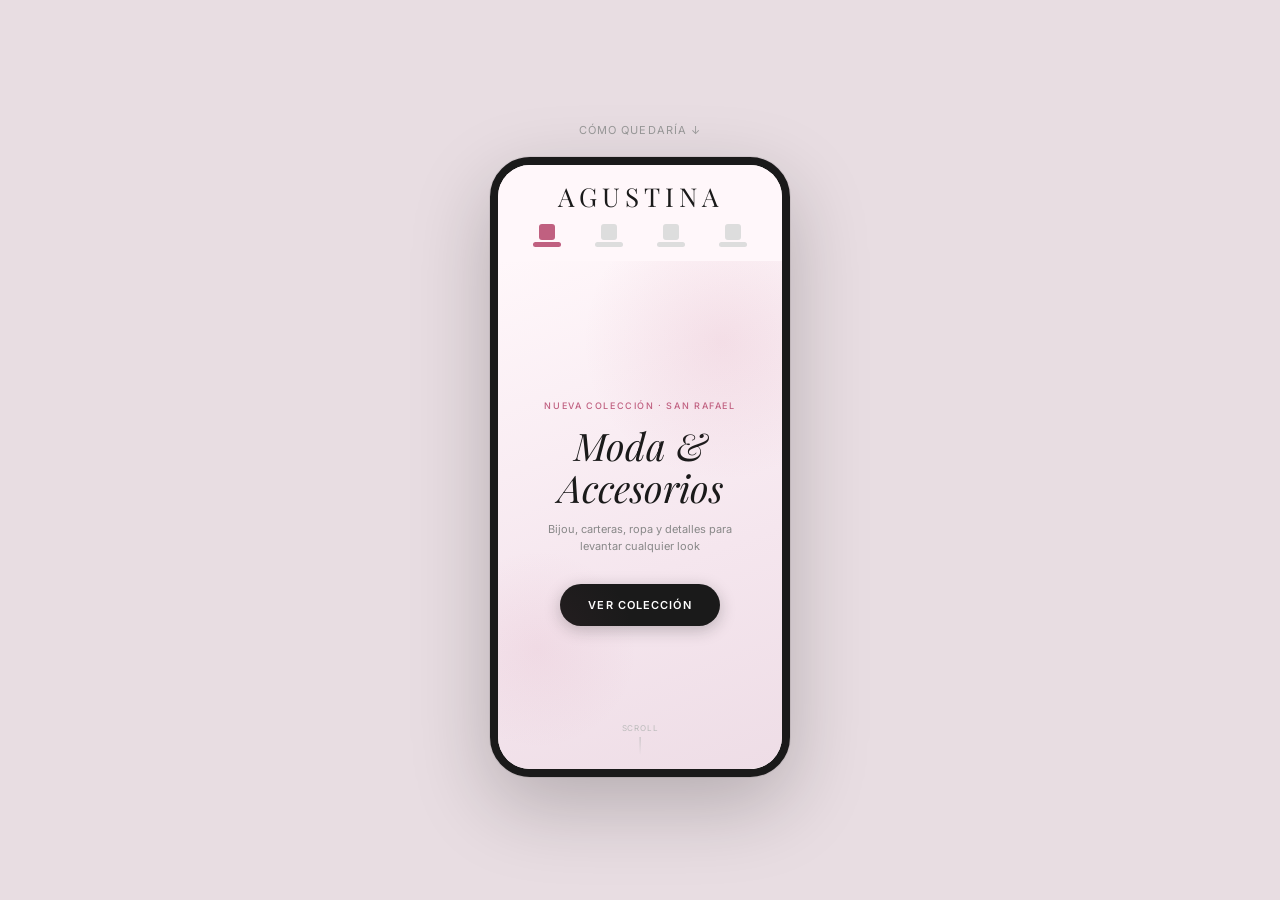
<file: hero-mobile-preview.html>
<!DOCTYPE html>
<html lang="es">
<head>
  <meta charset="UTF-8"/>
  <meta name="viewport" content="width=device-width, initial-scale=1.0"/>
  <title>Hero mobile preview</title>
  <link href="https://fonts.googleapis.com/css2?family=Playfair+Display:ital,wght@0,400;1,400;1,600&family=Inter:wght@400;500;600&display=swap" rel="stylesheet">
  <style>
    * { box-sizing: border-box; margin: 0; padding: 0; }
    body {
      background: #e8dde2;
      font-family: 'Inter', sans-serif;
      display: flex;
      flex-direction: column;
      align-items: center;
      justify-content: center;
      min-height: 100vh;
      padding: 40px 20px;
      gap: 20px;
    }

    label { font-size: 11px; color: #999; letter-spacing: .1em; text-transform: uppercase; }

    .phone {
      width: 300px;
      height: 620px;
      background: #fff7fa;
      border-radius: 40px;
      box-shadow: 0 28px 80px rgba(0,0,0,.22), 0 0 0 1px rgba(0,0,0,.07);
      border: 8px solid #1a1a1a;
      overflow: hidden;
      display: flex;
      flex-direction: column;
    }

    /* Header */
    .fake-header {
      background: #fff7fa;
      padding: 14px 18px 10px;
      text-align: center;
      flex-shrink: 0;
    }
    .fake-brand {
      font-family: 'Playfair Display', serif;
      font-size: 26px;
      letter-spacing: 5px;
      color: #1a1a1a;
      margin-bottom: 8px;
    }
    .fake-nav {
      display: flex;
      justify-content: space-around;
      padding: 2px 0 4px;
    }
    .fake-nav-item {
      display: flex;
      flex-direction: column;
      align-items: center;
      gap: 2px;
      flex: 1;
    }
    .fake-nav-icon {
      width: 16px; height: 16px;
      background: #ddd;
      border-radius: 3px;
    }
    .fake-nav-text {
      width: 28px; height: 5px;
      background: #ddd;
      border-radius: 3px;
    }
    .fake-nav-item.active .fake-nav-icon,
    .fake-nav-item.active .fake-nav-text { background: #c06080; }

    /* Hero section */
    .hero-section {
      flex: 1;
      display: flex;
      flex-direction: column;
      align-items: center;
      justify-content: center;
      padding: 28px 24px 32px;
      background: linear-gradient(160deg, #fff7fa 0%, #f5e6ee 60%, #eedde6 100%);
      position: relative;
      overflow: hidden;
      text-align: center;
    }

    /* Decoración de fondo */
    .hero-section::before {
      content: '';
      position: absolute;
      width: 280px; height: 280px;
      border-radius: 50%;
      background: radial-gradient(circle, rgba(192,96,128,.12) 0%, transparent 70%);
      top: -60px; right: -80px;
      pointer-events: none;
    }
    .hero-section::after {
      content: '';
      position: absolute;
      width: 200px; height: 200px;
      border-radius: 50%;
      background: radial-gradient(circle, rgba(192,96,128,.08) 0%, transparent 70%);
      bottom: 20px; left: -60px;
      pointer-events: none;
    }

    .hero-eyebrow {
      font-size: 9px;
      font-weight: 500;
      letter-spacing: .18em;
      text-transform: uppercase;
      color: #c06080;
      margin-bottom: 14px;
    }

    .hero-title {
      font-family: 'Playfair Display', serif;
      font-style: italic;
      font-size: 38px;
      font-weight: 400;
      line-height: 1.1;
      color: #1a1a1a;
      margin-bottom: 12px;
    }

    .hero-sub {
      font-size: 11px;
      color: #888;
      line-height: 1.6;
      margin-bottom: 28px;
      max-width: 200px;
    }

    .hero-btn {
      background: #1a1a1a;
      color: white;
      font-family: 'Inter', sans-serif;
      font-size: 11px;
      font-weight: 600;
      letter-spacing: .1em;
      text-transform: uppercase;
      padding: 14px 28px;
      border-radius: 999px;
      border: none;
      cursor: pointer;
      box-shadow: 0 4px 16px rgba(26,26,26,.25);
    }

    .hero-scroll-hint {
      position: absolute;
      bottom: 14px;
      left: 50%;
      transform: translateX(-50%);
      display: flex;
      flex-direction: column;
      align-items: center;
      gap: 4px;
    }
    .hero-scroll-hint span {
      font-size: 8px;
      letter-spacing: .1em;
      text-transform: uppercase;
      color: #bbb;
    }
    .scroll-arrow {
      width: 1px;
      height: 18px;
      background: linear-gradient(to bottom, #bbb, transparent);
    }
  </style>
</head>
<body>

  <label>Cómo quedaría ↓</label>

  <div class="phone">
    <div class="fake-header">
      <div class="fake-brand">AGUSTINA</div>
      <div class="fake-nav">
        <div class="fake-nav-item active"><div class="fake-nav-icon"></div><div class="fake-nav-text"></div></div>
        <div class="fake-nav-item"><div class="fake-nav-icon"></div><div class="fake-nav-text"></div></div>
        <div class="fake-nav-item"><div class="fake-nav-icon"></div><div class="fake-nav-text"></div></div>
        <div class="fake-nav-item"><div class="fake-nav-icon"></div><div class="fake-nav-text"></div></div>
      </div>
    </div>

    <div class="hero-section">
      <p class="hero-eyebrow">Nueva colección · San Rafael</p>
      <h1 class="hero-title">Moda &amp;<br>Accesorios</h1>
      <p class="hero-sub">Bijou, carteras, ropa y detalles para levantar cualquier look</p>
      <button class="hero-btn">Ver colección</button>

      <div class="hero-scroll-hint">
        <span>scroll</span>
        <div class="scroll-arrow"></div>
      </div>
    </div>
  </div>

</body>
</html>
</file>
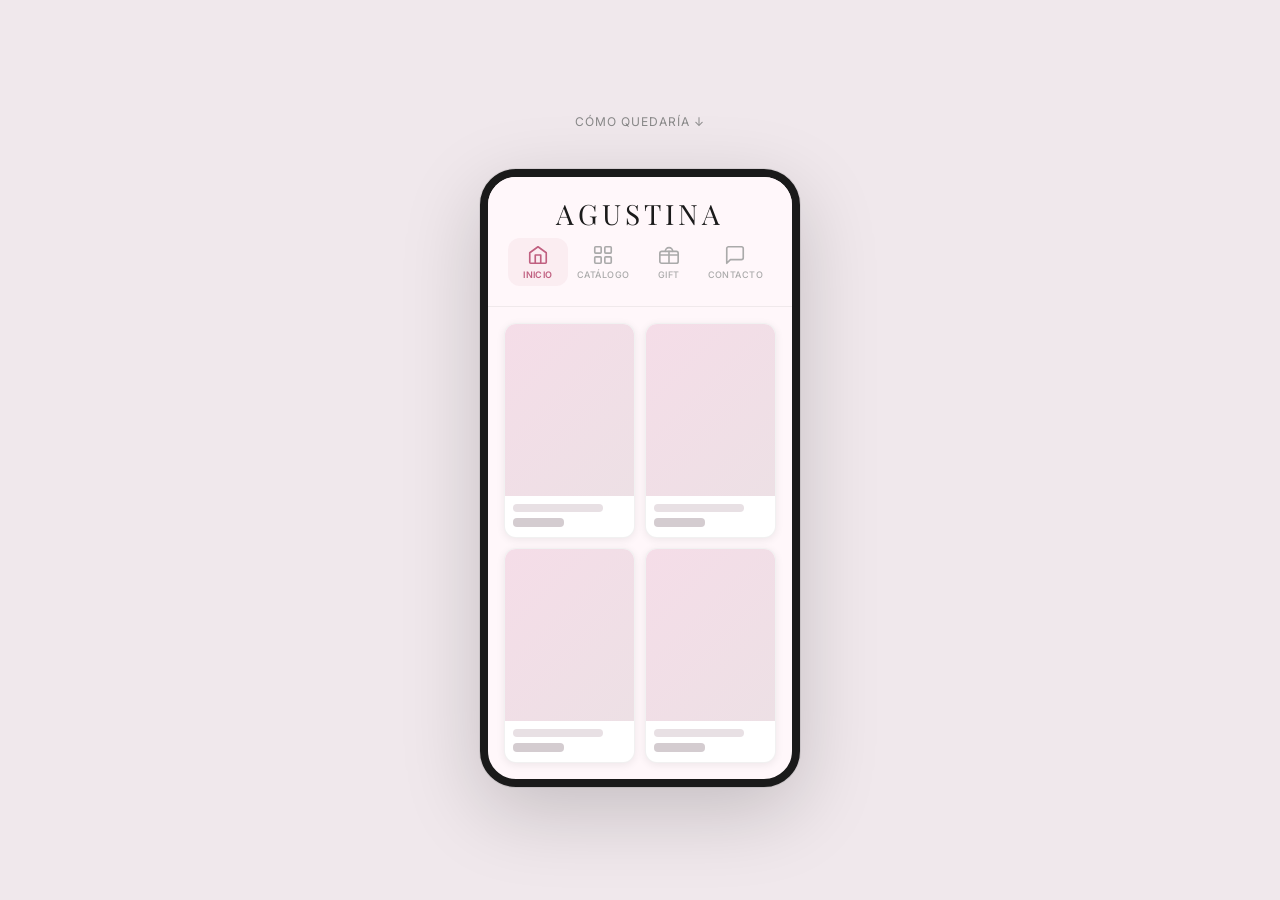
<file: nav-preview.html>
<!DOCTYPE html>
<html lang="es">
<head>
  <meta charset="UTF-8"/>
  <meta name="viewport" content="width=device-width, initial-scale=1.0"/>
  <title>Nav preview</title>
  <link href="https://fonts.googleapis.com/css2?family=Playfair+Display:ital,wght@0,400;1,400&family=Inter:wght@400;500;600&display=swap" rel="stylesheet">
  <style>
    * { box-sizing: border-box; margin: 0; padding: 0; }
    body { background: #f0e8ec; font-family: 'Inter', sans-serif; display: flex; flex-direction: column; align-items: center; justify-content: center; min-height: 100vh; gap: 40px; padding: 40px 20px; }

    label { font-size: 12px; color: #888; letter-spacing: .08em; text-transform: uppercase; }

    /* ── Teléfono mock ── */
    .phone {
      width: 320px;
      background: #fff7fa;
      border-radius: 36px;
      box-shadow: 0 24px 80px rgba(0,0,0,.18), 0 0 0 1px rgba(0,0,0,.08);
      overflow: hidden;
      border: 8px solid #1a1a1a;
    }

    /* Header simulado */
    .fake-header {
      background: #fff7fa;
      padding: 18px 20px 12px;
      text-align: center;
      border-bottom: 1px solid rgba(0,0,0,.06);
    }
    .fake-brand {
      font-family: 'Playfair Display', serif;
      font-size: 28px;
      letter-spacing: 4px;
      color: #1a1a1a;
    }

    /* Nav con íconos */
    .nav-icons {
      display: flex;
      justify-content: space-around;
      align-items: center;
      padding: 6px 0 8px;
      background: #fff7fa;
    }

    .nav-item {
      display: flex;
      flex-direction: column;
      align-items: center;
      gap: 3px;
      text-decoration: none;
      padding: 6px 12px;
      border-radius: 12px;
      transition: background .15s;
      min-width: 60px;
    }
    .nav-item:hover { background: rgba(0,0,0,.04); }

    .nav-icon {
      width: 22px;
      height: 22px;
      color: #aaa;
    }
    .nav-text {
      font-size: 9px;
      font-weight: 500;
      letter-spacing: .05em;
      text-transform: uppercase;
      color: #aaa;
    }

    /* activo */
    .nav-item.active .nav-icon { color: #c06080; }
    .nav-item.active .nav-text { color: #c06080; font-weight: 600; }
    .nav-item.active { background: rgba(192,96,128,.07); }

    /* Contenido fake */
    .fake-content {
      padding: 16px;
      display: grid;
      grid-template-columns: 1fr 1fr;
      gap: 10px;
    }
    .fake-card {
      background: white;
      border-radius: 12px;
      box-shadow: 0 2px 8px rgba(0,0,0,.07);
      overflow: hidden;
      border: 1px solid rgba(0,0,0,.055);
    }
    .fake-img {
      width: 100%;
      aspect-ratio: 3/4;
      background: linear-gradient(135deg, #f5dde8 0%, #ede0e5 100%);
    }
    .fake-info { padding: 8px 8px 10px; }
    .fake-name { width: 80%; height: 8px; background: #e8e0e4; border-radius: 4px; margin-bottom: 6px; }
    .fake-price { width: 45%; height: 9px; background: #d4ccd0; border-radius: 4px; }
  </style>
</head>
<body>

  <label>Cómo quedaría ↓</label>

  <div class="phone">
    <div class="fake-header">
      <div class="fake-brand">AGUSTINA</div>
      <nav class="nav-icons">

        <!-- Inicio -->
        <a href="#" class="nav-item active">
          <svg class="nav-icon" viewBox="0 0 24 24" fill="none" stroke="currentColor" stroke-width="1.8" stroke-linecap="round" stroke-linejoin="round">
            <path d="M3 9.5L12 3l9 6.5V20a1 1 0 01-1 1H4a1 1 0 01-1-1V9.5z"/>
            <path d="M9 21V12h6v9"/>
          </svg>
          <span class="nav-text">Inicio</span>
        </a>

        <!-- Catálogo -->
        <a href="#" class="nav-item">
          <svg class="nav-icon" viewBox="0 0 24 24" fill="none" stroke="currentColor" stroke-width="1.8" stroke-linecap="round" stroke-linejoin="round">
            <rect x="3" y="3" width="7" height="7" rx="1"/>
            <rect x="14" y="3" width="7" height="7" rx="1"/>
            <rect x="3" y="14" width="7" height="7" rx="1"/>
            <rect x="14" y="14" width="7" height="7" rx="1"/>
          </svg>
          <span class="nav-text">Catálogo</span>
        </a>

        <!-- Gift Cards -->
        <a href="#" class="nav-item">
          <svg class="nav-icon" viewBox="0 0 24 24" fill="none" stroke="currentColor" stroke-width="1.8" stroke-linecap="round" stroke-linejoin="round">
            <rect x="2" y="8" width="20" height="13" rx="2"/>
            <path d="M12 8v13"/>
            <path d="M2 12h20"/>
            <path d="M8 8c0-2 1.5-4 4-4s4 2 4 4"/>
          </svg>
          <span class="nav-text">Gift</span>
        </a>

        <!-- Contacto -->
        <a href="#" class="nav-item">
          <svg class="nav-icon" viewBox="0 0 24 24" fill="none" stroke="currentColor" stroke-width="1.8" stroke-linecap="round" stroke-linejoin="round">
            <path d="M21 15a2 2 0 01-2 2H7l-4 4V5a2 2 0 012-2h14a2 2 0 012 2z"/>
          </svg>
          <span class="nav-text">Contacto</span>
        </a>

      </nav>
    </div>

    <!-- Fake product grid -->
    <div class="fake-content">
      <div class="fake-card"><div class="fake-img"></div><div class="fake-info"><div class="fake-name"></div><div class="fake-price"></div></div></div>
      <div class="fake-card"><div class="fake-img"></div><div class="fake-info"><div class="fake-name"></div><div class="fake-price"></div></div></div>
      <div class="fake-card"><div class="fake-img"></div><div class="fake-info"><div class="fake-name"></div><div class="fake-price"></div></div></div>
      <div class="fake-card"><div class="fake-img"></div><div class="fake-info"><div class="fake-name"></div><div class="fake-price"></div></div></div>
    </div>
  </div>

</body>
</html>
</file>
<file: style.css>
/* =========================
   Brand tokens — Agustina 2025
========================= */
:root {
  --pink:       #F2C4D0;
  --pink-deep:  #E8A0B4;
  --pink-soft:  #FAE8EE;
  --rose:       #C97A90;
  --cream:      #FDF6F0;
  --champagne:  #EDE0D4;
  --nude:       #D9C5BB;
  --ink:        #3B2630;
  --ink-light:  #7A5A62;
  --serif: 'Cormorant Garamond', Georgia, serif;
  --sans:  'Jost', Helvetica, sans-serif;
}

/* =========================
   0) Reset + base
========================= */
* { box-sizing: border-box; }

html, body{
  margin: 0;
  padding: 0;
  overflow-x: hidden;
}

body{
  font-family: var(--sans);
  background: var(--cream);
  color: var(--ink);
}

/* main normal, sin padding-top gigante */
.main{
  padding: 30px 18px;
  padding-top: var(--headerH, 170px);
}

.section{
  max-width: 1000px;
  margin: 0 auto;
  padding-top: 26px;
}

.section::before{
  content:"";
  display:block;
  height:1px;
  background: rgba(0,0,0,.06);
  margin: 10px 0 26px;
}

.section__title{
  font-family: 'Cormorant Garamond', Georgia, serif;
  font-size: 24px;
  font-weight: 400;
  font-style: italic;
  letter-spacing: .01em;
  color: #3B2630;
  margin: 0 0 18px;
}

/* =========================
   2) Header + brand + nav
========================= */
/* .header definido más abajo (ver "Header consolidado") */
.header__inner{
  display: grid;
  grid-template-columns: auto 1fr auto;
  align-items: center;

  width: 100%;
  padding: 0 12px;   /* controla distancia lateral */
}

.header__spacer{
  flex: 1;
}

/* ── Buscador en el header ── */
.header__search {
  display: flex;
  align-items: center;
  gap: 8px;
  position: relative;
}

.search-toggle {
  display: flex;
  align-items: center;
  justify-content: center;
  width: 36px; height: 36px;
  touch-action: manipulation;
  border-radius: 50%;
  border: none;
  background: transparent;
  color: #555;
  cursor: pointer;
  transition: background .15s, color .15s;
  flex-shrink: 0;
}
.search-toggle:hover { background: rgba(0,0,0,.06); color: #3B2630; }
.header__search.is-open .search-toggle { color: #C97A90; }

.search-box {
  display: flex;
  align-items: center;
  overflow: hidden;
  max-width: 0;
  opacity: 0;
  transition: max-width .3s ease, opacity .25s ease;
  background: white;
  border: 1.5px solid rgba(0,0,0,.1);
  border-radius: 999px;
}
.header__search.is-open .search-box {
  max-width: 260px;
  opacity: 1;
}

.search-input {
  border: none;
  outline: none;
  font-family: 'Jost', Helvetica, sans-serif;
  font-size: 16px; /* ≥16px evita el auto-zoom de iOS Safari */
  color: #3B2630;
  background: transparent;
  padding: 7px 10px 7px 14px;
  width: 210px;
  touch-action: manipulation;
}
.search-input::placeholder { color: #bbb; }

.search-clear {
  display: flex;
  align-items: center;
  justify-content: center;
  width: 28px; height: 28px;
  border: none;
  background: transparent;
  color: #aaa;
  cursor: pointer;
  flex-shrink: 0;
  margin-right: 4px;
  border-radius: 50%;
  transition: color .15s, background .15s;
}
.search-clear:hover { color: #555; background: rgba(0,0,0,.05); }

/* Mobile: search box ocupa todo el ancho */
@media (max-width: 768px) {
  .header__search.is-open .search-box { max-width: 200px; }
  .search-input { width: 150px; }
}

/* =========================
   Hamburger button
========================= */
.menu-burger {
  display: none;
  flex-direction: column;
  justify-content: center;
  align-items: center;
  gap: 5px;
  width: 40px; height: 40px;
  border: none;
  background: transparent;
  cursor: pointer;
  padding: 6px;
  border-radius: 10px;
  flex-shrink: 0;
  transition: background .15s;
}
.menu-burger:hover { background: rgba(201,122,144,.1); }
.menu-burger__bar {
  display: block;
  width: 20px; height: 2px;
  background: var(--ink);
  border-radius: 2px;
  transition: transform .25s ease, opacity .2s ease;
}
.menu-burger.is-open .menu-burger__bar:nth-child(1) {
  transform: translateY(7px) rotate(45deg);
}
.menu-burger.is-open .menu-burger__bar:nth-child(2) {
  opacity: 0;
}
.menu-burger.is-open .menu-burger__bar:nth-child(3) {
  transform: translateY(-7px) rotate(-45deg);
}

/* =========================
   Drawer lateral (mobile)
========================= */
.drawer-backdrop {
  display: none;
  position: fixed;
  inset: 0;
  background: rgba(59, 38, 48, 0.45);
  z-index: 3500;
  opacity: 0;
  transition: opacity .28s ease;
}
.drawer-backdrop.is-open {
  display: block;
  opacity: 1;
}

.drawer {
  position: fixed;
  top: 0; left: 0;
  width: 78vw;
  max-width: 300px;
  height: 100dvh;
  background: var(--cream);
  z-index: 3600;
  transform: translateX(-100%);
  transition: transform .3s cubic-bezier(0.32, 0.72, 0, 1);
  display: flex;
  flex-direction: column;
  box-shadow: 4px 0 30px rgba(59,38,48,.12);
  overflow-y: auto;
}
.drawer.is-open {
  transform: translateX(0);
}

.drawer__top {
  display: flex;
  align-items: center;
  justify-content: space-between;
  padding: 20px 20px 16px;
  border-bottom: 1px solid rgba(0,0,0,.06);
}

.drawer__brand {
  font-family: var(--serif);
  font-size: 26px;
  letter-spacing: 4px;
  color: var(--ink);
  font-weight: 400;
}

.drawer__close {
  display: flex;
  align-items: center;
  justify-content: center;
  width: 36px; height: 36px;
  border: none;
  background: transparent;
  color: var(--ink-light);
  cursor: pointer;
  border-radius: 50%;
  transition: background .15s, color .15s;
}
.drawer__close:hover { background: rgba(0,0,0,.06); color: var(--ink); }

.drawer__search-wrap {
  display: flex;
  align-items: center;
  gap: 10px;
  margin: 16px 16px 8px;
  padding: 10px 14px;
  background: white;
  border: 1.5px solid rgba(0,0,0,.08);
  border-radius: 999px;
}
.drawer__search-icon { color: #999; flex-shrink: 0; }
.drawer__search-input {
  border: none;
  outline: none;
  background: transparent;
  font-family: var(--sans);
  font-size: 13px;
  color: var(--ink);
  width: 100%;
}
.drawer__search-input::placeholder { color: #bbb; }

.drawer__nav {
  display: flex;
  flex-direction: column;
  padding: 8px 10px 24px;
  gap: 2px;
}

.drawer__link {
  display: flex;
  align-items: center;
  gap: 14px;
  padding: 14px 14px;
  border-radius: 12px;
  text-decoration: none;
  font-family: var(--sans);
  font-size: 15px;
  font-weight: 400;
  letter-spacing: .03em;
  color: var(--ink);
  transition: background .15s, color .15s;
}
.drawer__link:hover,
.drawer__link:active { background: rgba(201,122,144,.1); color: var(--rose); }
.drawer__link.is-active { color: var(--rose); font-weight: 600; }
.drawer__link.is-active .drawer__icon { stroke: var(--rose); }

.drawer__icon {
  width: 22px; height: 22px;
  flex-shrink: 0;
  stroke: var(--ink-light);
  transition: stroke .15s;
}
.drawer__link:hover .drawer__icon { stroke: var(--rose); }

.drawer__link--gift { color: #b8608a; }
.drawer__link--gift .drawer__icon { stroke: #b8608a; }
.drawer__link--gift:hover { color: #8a3060; background: rgba(184,96,138,.08); }
.drawer__link--gift:hover .drawer__icon { stroke: #8a3060; }


.brand{
  max-width: 1100px;
  margin: 0 auto;

  display: flex;
  flex-direction: column;
  align-items: center;
  gap: 14px;
}

.brand__row{
  display: flex;
  align-items: center;
  gap: 18px;
}

.brand__logo{
  height: 120px;   /* antes 80 */
  width: auto;
}

.brand__name{
  font-family: 'Cormorant Garamond', Georgia, serif;
  font-size: 54px;
  font-weight: 400;
  letter-spacing: 6px;
  text-align: center;
  margin: 0;
  color: #3B2630;
}

.brand__tagline{
  margin: 0;
  font-size: 14px;
  opacity: 0.8;
}

.nav{
  display: flex;
  align-items: center;
  flex-wrap: wrap;
  margin: 0;
}

/* ── Nav centrado y aesthetic ── */
.nav--bottom{
  width: 100%;
  justify-content: center;
  gap: 0;
  padding: 4px 0 2px;
}

.nav__sep{
  color: rgba(0,0,0,.2);
  font-size: 11px;
  padding: 0 10px;
  user-select: none;
  pointer-events: none;
}

.nav__link{
  position: relative;
  text-decoration: none;
  color: #6b5057;
  font-family: 'Jost', Helvetica, sans-serif;
  font-size: 11px;
  font-weight: 500;
  letter-spacing: .16em;
  text-transform: uppercase;
  padding: 4px 4px;
  transition: color .22s ease;
}

.nav__link::after{
  content: "";
  position: absolute;
  left: 50%;
  bottom: -2px;
  width: 0;
  height: 1px;
  background: #C97A90;
  transform: translateX(-50%);
  transition: width .28s ease;
}

.nav__link:hover{
  color: #C97A90;
}

.nav__link:hover::after{
  width: 100%;
}

/* Gift Cards — toque especial */
.nav__link--gift{
  color: #b8608a;
  font-weight: 600;
}
.nav__link--gift:hover{ color: #8a3060; }

/* Ícono + label — ocultos en desktop (sólo mobile los usa) */
.nav__icon  { display: none; }
.nav__label { display: inline; }

.chip--gift{
  color: #b8608a !important;
  font-weight: 600;
}

/* =========================
   3) HERO collage premium
   (requiere tu HTML: hero hero--collage)
========================= */
.hero__images{
  display: grid;
  grid-template-columns: 1.4fr 1fr;
  grid-template-rows: 1fr 1fr;
  gap: 18px;
  align-items: center;
}

/* Imagen grande */
.hero__img--main{
  grid-row: 1 / span 2;
  width: 100%;
  height: 520px;
  object-fit: cover;
  border-radius: 24px;
}

/* Imagen arriba derecha */
.hero__img--top{
  width: 100%;
  height: 250px;
  object-fit: cover;
  border-radius: 20px;
}

/* Imagen abajo derecha */
.hero__img--bottom{
  width: 100%;
  height: 250px;
  object-fit: cover;
  border-radius: 20px;
}

.hero__img{
  box-shadow: 0 20px 60px rgba(0,0,0,0.12);
  transition: transform .35s ease;
}

.hero__img:hover{
  transform: translateY(-6px);
}

/* Hero mobile: oculto en desktop */
.hero-mobile { display: none; }

.hero--collage{
  position: relative;
  padding: 40px 18px 18px;
  margin-top: 8px;
}

.hero--collage::before{
  content:"";
  position:absolute;
  inset:0;
  background:
    radial-gradient(900px 420px at 18% 30%, rgba(242, 196, 208, .45), transparent 60%),
    radial-gradient(700px 380px at 78% 22%, rgba(250, 232, 238, .65), transparent 62%);
  pointer-events:none;
}

.hero__wrap{
  max-width: 1100px;
  margin: 0 auto;
  display: grid;
  grid-template-columns: 1.15fr .85fr;
  gap: 28px;
  align-items: center;
  position: relative;
  z-index: 2;
}

.hero__kicker{
  margin: 0 0 10px;
  font-size: 13px;
  letter-spacing: .08em;
  text-transform: uppercase;
  opacity: .8;
}

.hero__headline{
  font-family: 'Cormorant Garamond', Georgia, serif;
  margin: 0 0 12px;
  line-height: 1;
  letter-spacing: -0.01em;
  font-weight: 600;
  font-size: clamp(38px, 5vw, 64px);
}

.hero__sub{
  margin: 0 0 16px;
  max-width: 46ch;
  opacity: .85;
}

.hero__actions{
  display:flex;
  gap: 10px;
  flex-wrap: wrap;
  margin-bottom: 12px;
}

/* =========================
   HERO COLLAGE PRO (overlay)
   Pegalo AL FINAL del CSS
========================= */

.hero__right{
  display: flex;
  justify-content: flex-end;
}

.collage--pro{
  position: relative;
  width: 640px;
  height: 560px;
}

/* “papel” suave detrás */
.collage--pro .collage__paper{
  position: absolute;
  inset: 26px 18px 18px 32px;
  border-radius: 28px;
  background: rgba(255,255,255,0.55);
  border: 1px solid rgba(0,0,0,0.05);
  backdrop-filter: blur(10px);
  box-shadow: 0 26px 70px rgba(0,0,0,0.10);
  transform: rotate(-2deg);
}

/* base común */
.collage--pro .collage__img{
  position: absolute;
  object-fit: cover;
  border-radius: 24px;
  border: 1px solid rgba(0,0,0,0.06);
  box-shadow: 0 22px 60px rgba(0,0,0,0.14);
  transition: transform .28s ease, box-shadow .28s ease;
  will-change: transform;
}

@media (hover: hover) and (pointer: fine) {
  .collage--pro .collage__img:hover{
    transform: translateY(-8px) rotate(0deg) scale(1.01);
    box-shadow: 0 30px 80px rgba(0,0,0,0.18);
    z-index: 10;
  }
}

/* MAIN: bolso grande (protagonista) */
.collage--pro .collage__img--main{
  left: 18px;
  top: 56px;
  width: 72%;
  height: 82%;
  border-radius: 28px;
  transform: rotate(-1.5deg);
  z-index: 3;
}

/* TOP: modelo (arriba derecha) */
.collage--pro .collage__img--top{
  right: 8px;
  top: 10px;
  width: 44%;
  height: 44%;
  border-radius: 24px;
  transform: rotate(2.2deg);
  z-index: 4;
}

/* BOTTOM: maquillaje (abajo derecha) */
.collage--pro .collage__img--bottom{
  right: 18px;
  bottom: 10px;
  width: 46%;
  height: 44%;
  border-radius: 24px;
  transform: rotate(-2deg);
  z-index: 2;
}

/* Responsive */
@media (max-width: 860px){
  .collage--pro{
    width: min(520px, 100%);
    height: 460px;
    margin: 14px auto 0;
  }
}

.btn{
  display: inline-flex;
  align-items: center;
  justify-content: center;
  padding: 10px 14px;
  border-radius: 999px;
  font-weight: 600;
  text-decoration: none;
  border: 1px solid rgba(0,0,0,0.08);
  transition: transform .18s ease, box-shadow .18s ease, background .18s ease;
}

@media (hover: hover) and (pointer: fine) {
  .btn:hover{
    transform: translateY(-2px);
    box-shadow: 0 12px 26px rgba(0,0,0,.10);
  }
}

.btn:active {
  transform: scale(0.97);
  box-shadow: 0 2px 6px rgba(0,0,0,.08);
}

.btn--primary{
  background: #F2C4D0;
  color: #3B2630;
}

.btn--ghost{
  background: rgba(255,255,255,0.55);
  color: #3B2630;
}

@media (hover: hover) and (pointer: fine) {
  .btn--ghost:hover{
    background: rgba(255,255,255,0.85);
  }
}

.hero__badges{
  margin-top: 14px;
  display: flex;
  gap: 8px;
  flex-wrap: wrap;
}

.badge{
  font-size: 12px;
  padding: 6px 10px;
  border-radius: 999px;
  background: rgba(255,255,255,0.55);
  border: 1px solid rgba(0,0,0,0.06);
  opacity: .85;
  font-family: 'Jost', Helvetica, sans-serif;
  color: #3B2630;
}

/* ── Trust badges (hero desktop) ────────────────── */
.badge--trust {
  display: inline-flex;
  align-items: center;
  gap: 6px;
  opacity: 1;
  font-size: 12px;
  color: #5a3a44;
  background: rgba(255,255,255,.7);
  border-color: rgba(0,0,0,.07);
}
.badge--trust svg { flex-shrink: 0; opacity: .7; }

/* ── Trust strip mobile hero ─────────────────────── */
.hero-mobile__trust {
  display: flex;
  align-items: center;
  gap: 10px;
  margin-top: 18px;
  flex-wrap: wrap;
  justify-content: center;
}
.hero-mobile__trust-item {
  display: inline-flex;
  align-items: center;
  gap: 5px;
  font-family: 'Jost', Helvetica, sans-serif;
  font-size: 11px;
  color: #7A5A62;
}
.hero-mobile__trust-item svg { opacity: .65; flex-shrink: 0; }
.hero-mobile__trust-sep {
  font-size: 10px;
  color: #ccc;
}

/* Collage */
.hero__right{ position: relative; }

.collage{
  position: relative;
  width: min(520px, 100%);
  margin-left: auto;
  aspect-ratio: 1 / 1.05;
}

.collage__paper{
  position:absolute;
  inset: 40px 30px 30px 40px;  /* MÁS CHICO */
  border-radius: 26px;
  background: rgba(255,255,255,0.55);
  border: 1px solid rgba(0,0,0,0.06);
  box-shadow: 0 22px 60px rgba(0,0,0,0.10);
  transform: rotate(-2deg);
}

.collage__paper::after{
  content:"";
  position:absolute;
  inset:0;
  border-radius: 26px;
  background:
    radial-gradient(circle at 20% 30%, rgba(0,0,0,0.035), transparent 35%),
    radial-gradient(circle at 70% 60%, rgba(0,0,0,0.03), transparent 40%);
  opacity: .55;
  mix-blend-mode: multiply;
  pointer-events:none;
}

.collage__img{
  position:absolute;
  object-fit: cover;
  border-radius: 22px;
  border: 1px solid rgba(0,0,0,0.06);
  box-shadow: 0 18px 45px rgba(0,0,0,0.12);
  transform-origin: center;
  transition: transform .25s ease, box-shadow .25s ease;
}

@media (hover: hover) and (pointer: fine) {
  .collage__img:hover{
    transform: translateY(-6px) scale(1.01);
    box-shadow: 0 28px 60px rgba(0,0,0,0.14);
  }
}

.collage__img--main{
  position: absolute;
  top: 20px;
  left: 20px;
  width: 220px;
  height: 280px;
  border-radius: 24px;
  object-fit: cover;
  z-index: 2;
}

.collage__img--top{
  width: 38%;
  height: 42%;
  top: 8%;
  right: 5%;
  transform: rotate(3deg);
}

.collage__img--bottom{
  width: 44%;
  height: 44%;
  bottom: 6%;
  right: 6%;
  transform: rotate(-2deg);
}

@media (max-width: 860px){
  .hero__wrap{
  display: grid;
  grid-template-columns: 0.9fr 1.1fr;
  gap: 40px;
  align-items: center;
}
  .collage{ margin: 10px auto 0; }
}

/* =========================
   4) Filtros
========================= */
.filters{
  display: flex;
  gap: 12px;
  justify-content: flex-start;
  margin: 14px 0 26px;
  flex-wrap: wrap;
}

.filter-btn{
  background: rgba(255,255,255,0.6);
  border: 1px solid rgba(0,0,0,0.06);
  padding: 8px 16px;
  border-radius: 999px;
  font-size: 14px;
  transition: background .25s ease, transform .18s ease, box-shadow .25s ease, border-color .25s ease;
}

.filter-btn:hover{
  transform: translateY(-2px);
  background: rgba(255, 210, 230, 0.25);
  border-color: rgba(255, 180, 210, 0.4);
  box-shadow: 0 6px 18px rgba(0,0,0,0.06);
}

.filter-btn.active{
  background: #f3d6e1;
  border-color: #f3d6e1;
  box-shadow: 0 4px 12px rgba(0,0,0,0.05);
}

/* =========================
   5) Grid + cards
========================= */
.grid{
  display: grid;
  grid-template-columns: repeat(auto-fill, minmax(200px, 1fr));
  gap: 24px 20px;
  justify-content: center;
  align-items: start;

  transition: opacity .18s ease, transform .18s ease, filter .18s ease;
  will-change: opacity, transform;
}

.grid.is-animating{
  opacity: 0;
  transform: translateY(6px);
  filter: blur(1px);
  pointer-events: none;
}

/* ── Cards estilo Todomoda — limpio y minimalista ── */
.card {
  background: #fff;
  border: 1px solid rgba(0,0,0,.055);
  border-radius: 14px;
  overflow: hidden;
  display: flex;
  flex-direction: column;
  cursor: pointer;
  transition: transform .28s ease, box-shadow .28s ease;
  box-shadow: 0 2px 8px rgba(0,0,0,.055);
}

@media (hover: hover) and (pointer: fine) {
  .card:hover {
    transform: translateY(-5px);
    box-shadow: 0 12px 32px rgba(0,0,0,.11);
  }
}

/* imagen */
.card__media {
  position: relative;
  overflow: hidden;
  border-radius: 0;
  background: #f2eeec;
}

/* Imagen secundaria encima, oculta por defecto */
.card__img--secondary {
  position: absolute;
  inset: 0;
  width: 100%;
  height: 100%;
  object-fit: cover;
  opacity: 0;
  transition: opacity .45s ease;
  pointer-events: none;
}
@media (hover: hover) and (pointer: fine) {
  .card:hover .card__img--secondary { opacity: 1; }
}

.card__img {
  width: 100%;
  aspect-ratio: 3/4;
  object-fit: cover;
  display: block;
  transition: transform .3s ease, opacity .2s ease;
}

@media (hover: hover) and (pointer: fine) {
  .card:hover .card__img { transform: scale(1.05); }
}

/* badge NUEVO */
.card__badge {
  position: absolute;
  top: 10px;
  left: 10px;
  background: #3B2630;
  color: white;
  font-family: 'Jost', Helvetica, sans-serif;
  font-size: 9px;
  font-weight: 700;
  letter-spacing: .1em;
  padding: 3px 9px;
  border-radius: 4px;
  text-transform: uppercase;
}

/* info debajo */
.card__info {
  padding: 12px 12px 14px;
  display: flex;
  flex-direction: column;
  gap: 3px;
}

.card__cat {
  font-family: 'Jost', Helvetica, sans-serif;
  font-size: 10px;
  font-weight: 400;
  letter-spacing: .1em;
  text-transform: uppercase;
  color: #bbb;
}

.card__title {
  font-family: 'Jost', Helvetica, sans-serif;
  font-size: 13px;
  font-weight: 400;
  color: #3B2630;
  line-height: 1.3;
  margin: 0;
  white-space: nowrap;
  overflow: hidden;
  text-overflow: ellipsis;
}

.card__price {
  font-family: 'Jost', Helvetica, sans-serif;
  font-size: 13px;
  font-weight: 600;
  color: #3B2630;
  margin-top: 1px;
}

/* Accesibilidad */
@media (prefers-reduced-motion: reduce) {
  .card__img, .card__title, .card__price {
    transition: none !important;
  }
}

.currency{
  opacity: 0.6;
  margin-right: 2px;
}

@media (max-width: 900px){
  .grid{ grid-template-columns: repeat(2, 1fr); }
}

@media (max-width: 560px){
  .grid{ grid-template-columns: 1fr; }
}

/* =========================
   6) Sección Contacto
========================= */
.contact {
  margin-top: 120px;
  background: #1a1118;
  padding: 80px 24px 40px;
  text-align: center;
  position: relative;
  overflow: hidden;
}

/* Decoración sutil de fondo */
.contact::before {
  content: '';
  position: absolute;
  top: -80px; left: 50%;
  transform: translateX(-50%);
  width: 600px; height: 600px;
  background: radial-gradient(circle, rgba(201,122,144,.12) 0%, transparent 70%);
  pointer-events: none;
}

.contact__inner {
  position: relative;
  max-width: 520px;
  margin: 0 auto;
  display: flex;
  flex-direction: column;
  align-items: center;
  gap: 0;
}

.contact__eyebrow {
  font-family: 'Jost', Helvetica, sans-serif;
  font-size: 10px;
  font-weight: 600;
  letter-spacing: .2em;
  text-transform: uppercase;
  color: #C97A90;
  margin: 0 0 18px;
}

.contact__title {
  font-family: 'Cormorant Garamond', Georgia, serif;
  font-size: clamp(32px, 5vw, 48px);
  font-weight: 400;
  color: #fff;
  line-height: 1.15;
  margin: 0 0 16px;
}

.contact__sub {
  font-family: 'Jost', Helvetica, sans-serif;
  font-size: 14px;
  color: rgba(255,255,255,.4);
  margin: 0 0 44px;
  letter-spacing: .02em;
}

/* Botón WhatsApp */
.contact__wa {
  display: inline-flex;
  align-items: center;
  gap: 10px;
  background: #25D366;
  color: white;
  text-decoration: none;
  font-family: 'Jost', Helvetica, sans-serif;
  font-size: 14px;
  font-weight: 600;
  letter-spacing: .04em;
  padding: 16px 32px;
  border-radius: 999px;
  transition: transform .2s ease, box-shadow .2s ease, background .2s ease;
  box-shadow: 0 8px 28px rgba(37,211,102,.3);
}

@media (hover: hover) and (pointer: fine) {
  .contact__wa:hover {
    transform: translateY(-2px);
    background: #20bd5a;
    box-shadow: 0 14px 36px rgba(37,211,102,.4);
  }
}

.contact__wa:active {
  transform: scale(0.97);
  box-shadow: 0 4px 12px rgba(37,211,102,.25);
}

/* Links sociales */
.contact__socials {
  display: flex;
  align-items: center;
  gap: 12px;
  margin-top: 36px;
}

.contact__social-link {
  display: inline-flex;
  align-items: center;
  gap: 6px;
  font-family: 'Jost', Helvetica, sans-serif;
  font-size: 12px;
  color: rgba(255,255,255,.45);
  text-decoration: none;
  transition: color .2s ease;
}

.contact__social-link:hover {
  color: rgba(255,255,255,.85);
}

.contact__sep {
  color: rgba(255,255,255,.2);
  font-size: 16px;
}

/* Pie de página */
.contact__footer {
  margin-top: 60px;
  padding-top: 24px;
  border-top: 1px solid rgba(255,255,255,.07);
  font-family: 'Jost', Helvetica, sans-serif;
  font-size: 12px;
  color: rgba(255,255,255,.25);
  display: flex;
  align-items: center;
  justify-content: center;
  gap: 8px;
}

.contact__dot { opacity: .4; }

@media (max-width: 640px) {
  .header { padding: 40px 18px; }
  .contact { padding: 60px 24px 36px; }
  .contact__socials { flex-direction: column; gap: 8px; }
  .contact__sep { display: none; }
}

/* ===== HERO COLLAGE FIX DEFINITIVO ===== */

/* achicamos todo el bloque derecho */
.hero__right{
  display: flex;
  justify-content: flex-end;
}

/* tamaño real del collage */
.collage{
  width: 300px;          /* antes 420 / 360 */
  aspect-ratio: 1 / 1.1;
  position: relative;
}

/* eliminamos el efecto papel si todavía existe */
.collage__paper{
  display: none;
}

/* imagen principal MUCHÍSIMO más contenida */
.collage__img--main{
  position: absolute;
  top: 20px;
  left: 0;
  width: 220px;          /* CLAVE */
  height: 280px;
  border-radius: 24px;
  object-fit: cover;
}

/* imagen top */
.collage__img--top{
  position: absolute;
  width: 130px;
  height: 150px;
  top: 0;
  right: 0;
  border-radius: 20px;
  object-fit: cover;
}

/* imagen bottom */
.collage__img--bottom{
  position: absolute;
  width: 150px;
  height: 170px;
  bottom: 0;
  right: 10px;
  border-radius: 20px;
  object-fit: cover;
}

/* botón solo ícono */
.btn--icon{
  width: 44px;
  height: 44px;
  padding: 0;
  border-radius: 50%;
}

/* tamaño del svg */
.btn--icon .icon{
  width: 20px;
  height: 20px;
}

/* hover instagram acorde a footer */
.btn--icon:hover{
  background: linear-gradient(45deg,#f9ce34,#ee2a7b,#6228d7);
  color: white;
  box-shadow: 0 14px 28px rgba(238,42,123,0.35);
}


/* Drawer solo visible en mobile */
@media (min-width: 769px) {
  .drawer, .drawer-backdrop, .menu-burger { display: none !important; }
}

/* Accesibilidad: si el usuario no quiere animaciones */
@media (prefers-reduced-motion: reduce){
  .nav__menu, .nav__submenu-menu, .nav__chev { transition: none !important; }
}

/* Quitar look default de links dentro del dropdown */
.nav__menu a{
  color: #2d2727;
  text-decoration: none;
  z-index: 1100;

}

/* Subitems (Pantalones/Remeras/Buzos) más premium */
.nav__subitem{
  display: block;
  padding: 10px 12px;
  border-radius: 12px;
  background: rgba(255,255,255,0.55);
  border: 1px solid rgba(0,0,0,0.06);
  font-weight: 500;
  transition: background .18s ease, transform .18s ease, box-shadow .18s ease;
}

.nav__subitem:hover{
  background: rgba(246,219,227,0.7);
  transform: translateX(3px);
  box-shadow: 0 10px 24px rgba(0,0,0,0.06);
}

/* Flechita derecha en Ropa */
.nav__chev--right{ opacity: .7; }

html, body {
  height: auto !important;
  min-height: 0 !important;
  overflow-y: auto !important;
}

body {
  overflow-x: hidden !important;
}

.main {
  height: auto !important;
  min-height: 0 !important;
  overflow: visible !important;
}

/* ===== Header (consolidado) ===== */
.header{
  position: fixed;
  top: 0; left: 0; right: 0;
  z-index: 3000;
  background: rgba(255, 247, 250, 0.85);
  backdrop-filter: blur(14px);
  border-bottom: 1px solid rgba(0,0,0,0.06);
  padding: 24px 60px;
  transition: padding .22s ease, background .22s ease, backdrop-filter .22s ease;
}
.header.header--compact{
  padding: 12px 60px;
  background: rgba(255, 247, 250, 0.92);
  backdrop-filter: blur(20px);
}

/* achicar logo + título en compacto */
.brand__logo{
  height: 120px;
  transition: height .22s ease, transform .22s ease;
}
.brand__name{
  font-size: 52px;
  transition: font-size .22s ease, transform .22s ease;
}

.header.header--compact .brand__logo{
  height: 64px;
}
.header.header--compact .brand__name{
  font-size: 36px;
}
.main{
  padding: 30px 18px;
  padding-top: var(--headerH, 170px);
}

/* ===== Scroll reveal products ===== */
.card{
  opacity: 0;
  transform: translateY(14px);
  transition: opacity .45s ease, transform .45s ease;
  will-change: opacity, transform;
}

.card.is-visible{
  opacity: 1;
  transform: translateY(0);
}

/* accesibilidad */
@media (prefers-reduced-motion: reduce){
  .card{ transition: none !important; opacity: 1; transform: none; }
}

/* ── Skeleton loader ── */
@keyframes shimmer {
  0%   { background-position: -600px 0; }
  100% { background-position:  600px 0; }
}

.skeleton-card {
  border-radius: 0;
  overflow: hidden;
}

.skeleton-media {
  width: 100%;
  aspect-ratio: 3/4;
  border-radius: 12px;
  background: linear-gradient(90deg, #f0e8ec 25%, #ede0e5 50%, #f0e8ec 75%);
  background-size: 600px 100%;
  animation: shimmer 1.4s ease-in-out infinite;
}

.skeleton-info {
  padding: 10px 4px 8px;
  display: flex;
  flex-direction: column;
  gap: 8px;
}

.skeleton-line {
  height: 11px;
  border-radius: 6px;
  background: linear-gradient(90deg, #f0e8ec 25%, #ede0e5 50%, #f0e8ec 75%);
  background-size: 600px 100%;
  animation: shimmer 1.4s ease-in-out infinite;
  width: 100%;
}
.skeleton-line--short { width: 45%; height: 9px; }
.skeleton-line--price { width: 35%; height: 13px; }

@media (prefers-reduced-motion: reduce) {
  .skeleton-media, .skeleton-line { animation: none; background: #f0e8ec; }
}

/* =========================
   CHIPS / FILTROS — píldoras
========================= */
.catalogo__chips{
  display: flex;
  flex-wrap: wrap;
  gap: 6px;
  align-items: center;
  margin-top: 28px;
  margin-bottom: 40px;
}

.chip{
  font-family: 'Jost', Helvetica, sans-serif;
  font-size: 11px;
  font-weight: 500;
  letter-spacing: .08em;
  text-transform: uppercase;
  color: #888;
  background: white;
  border: 1px solid rgba(0,0,0,.12);
  border-radius: 999px;
  padding: 8px 16px;
  cursor: pointer;
  position: relative;
  white-space: nowrap;
  transition: color .18s ease, background .18s ease, border-color .18s ease, box-shadow .18s ease;
  box-shadow: 0 1px 3px rgba(0,0,0,.04);
}

.chip::after{ content: none; }

.chip:hover{
  color: #3B2630;
  border-color: rgba(0,0,0,.22);
  box-shadow: 0 2px 8px rgba(0,0,0,.08);
}

.chip.is-active{
  background: #3B2630;
  color: white;
  border-color: #3B2630;
  font-weight: 600;
  box-shadow: 0 2px 10px rgba(42,26,32,.25);
}

.chip.is-active::after{ content: none; }

/* Flecha en chip con submenú */
.chip-parent::before{
  content: none;
}
.chip-parent .chip-arrow{
  display: inline-block;
  font-size: 9px;
  margin-left: 4px;
  opacity: .5;
  transition: transform .2s ease;
}
.chip-group.open .chip-arrow{
  transform: rotate(180deg);
}

/* Grupo con submenú */
.chip-group{
  position: relative;
}

.chip-sub{
  position: absolute;
  top: calc(100% + 10px);
  left: 0;
  display: flex;
  flex-direction: column;
  gap: 2px;
  padding: 8px;
  background: white;
  border-radius: 10px;
  border: 1px solid rgba(0,0,0,.07);
  box-shadow: 0 12px 32px rgba(0,0,0,.1);
  min-width: 150px;
  opacity: 0;
  transform: translateY(-4px);
  pointer-events: none;
  transition: opacity .18s ease, transform .18s ease;
  z-index: 200;
}

.chip-group.open .chip-sub{
  opacity: 1;
  transform: translateY(0);
  pointer-events: auto;
}

.chip-sub .chip{
  font-size: 11px;
  padding: 8px 14px;
  text-align: left;
  border-radius: 6px;
  text-transform: uppercase;
  letter-spacing: .08em;
}

.chip-sub .chip:hover{
  background: rgba(240,210,220,.3);
}

.chip-sub .chip::after{
  display: none;
}

/* Gift Cards */
.chip--gift{
  color: #C97A90;
  border-color: rgba(201,122,144,.25);
}
.chip--gift.is-active{
  background: #8a3060;
  color: white;
  border-color: #8a3060;
}

/* =========================
   PRODUCTO (pro)
========================= */

.page-product .main{
  padding-top: var(--headerH, 110px);
}

.brand__link{
  text-decoration: none;
  color: inherit;
}

.product{
  max-width: 1120px;
  margin: 0 auto;
  padding: 28px 20px 64px;
}

.product__topbar{
  display:flex;
  align-items:center;
  justify-content:space-between;
  gap:16px;
  margin-bottom:18px;
}

.back-btn{
  display:inline-flex;
  align-items:center;
  gap:10px;
  padding: 10px 14px;
  border-radius: 999px;
  border: 1px solid rgba(0,0,0,.08);
  background: rgba(255,255,255,.65);
  text-decoration:none;
  color: inherit;
  backdrop-filter: blur(10px);
}

.product__tip{
  font-size: 13px;
  opacity: .75;
}

.product__layout{
  display:grid;
  grid-template-columns: 1.2fr 1fr;
  gap: 40px;
  align-items:start;
}

.product__media{
  position: sticky;
  top: calc(var(--headerH, 110px) + 18px);
}

.product__imgwrap{
  border-radius: 22px;
  overflow:hidden;
  background: rgba(255,255,255,.7);
  border: 1px solid rgba(0,0,0,.06);
  box-shadow: 0 18px 45px rgba(0,0,0,.08);
}

.product__img{
  width:100%;
  height: 520px;
  object-fit: cover;
  display:block;
  transform: scale(1.001);
}

.product__imgwrap:hover .product__img{
  transform: scale(1.03);
  transition: transform .35s ease;
}

.product__info{
  padding-top: 8px;
}

.product__crumbs{
  font-size: 13px;
  opacity: .65;
  margin-bottom: 10px;
}

.product__title{
  font-size: 44px;
  line-height: 1.05;
  margin: 0 0 10px;
}

.product__meta{
  display:flex;
  align-items:center;
  justify-content:space-between;
  gap: 18px;
  margin-bottom: 16px;
}

.product__price{
  font-size: 22px;
  font-weight: 600;
}

.product__chips{
  display:flex;
  gap: 8px;
  flex-wrap: wrap;
  justify-content:flex-end;
}

.pill{
  display:inline-flex;
  align-items:center;
  padding: 7px 10px;
  border-radius: 999px;
  border: 1px solid rgba(0,0,0,.08);
  background: rgba(255,255,255,.7);
  font-size: 12px;
}

.pill--soft{
  opacity: .85;
}

.product__card{
  background: rgba(255,255,255,.65);
  border: 1px solid rgba(0,0,0,.06);
  border-radius: 18px;
  padding: 16px 16px;
  box-shadow: 0 10px 30px rgba(0,0,0,.06);
  backdrop-filter: blur(10px);
  margin-bottom: 16px;
}

.product__cardtitle{
  margin: 0 0 10px;
  font-size: 13px;
  letter-spacing: .08em;
  opacity: .7;
}

.product__list{
  margin: 0;
  padding-left: 18px;
  display:grid;
  gap: 6px;
}

.product__actions{
  display:flex;
  gap: 12px;
  flex-wrap: wrap;
  margin-top: 10px;
}

.product__note{
  margin-top: 12px;
  font-size: 13px;
  opacity: .7;
}

.product__empty{
  margin-top: 18px;
  padding: 16px;
  border-radius: 16px;
  border: 1px dashed rgba(0,0,0,.18);
  background: rgba(255,255,255,.6);
}

/* Fallback imagen */
.product__imgwrap.is-error{
  padding: 18px;
}
.product__imgfallback{
  display:flex;
  gap: 12px;
  align-items:center;
}
.product__imgicon{
  font-size: 28px;
}
.muted{
  opacity: .7;
  font-size: 13px;
}

/* Responsive */
@media (max-width: 900px){
  .product__layout{
    grid-template-columns: 1fr;
    gap: 18px;
  }

  .product__media{
    position: relative;
    top: auto;
  }

  .product__img{
    height: 380px;
  }

  .product__topbar{
    align-items:flex-start;
    flex-direction: column;
  }

  .product__title{
    font-size: 36px;
  }

  .product__meta{
    align-items:flex-start;
    flex-direction: column;
  }

  .product__chips{
    justify-content:flex-start;
  }
}
/* ========================= 
   Galería producto
========================= */
.gallery {
  display: flex;
  gap: 8px;
  margin-top: 12px;
  flex-wrap: wrap;
}

.gallery__thumb {
  width: 64px;
  height: 64px;
  object-fit: cover;
  border-radius: 8px;
  border: 2px solid transparent;
  cursor: pointer;
  transition: border-color .2s, opacity .2s;
  opacity: .7;
}

.gallery__thumb:hover,
.gallery__thumb.active {
  border-color: #C97A90;
  opacity: 1;
}

/* =========================
   WhatsApp button
========================= */
.btn--whatsapp {
  background: #25D366;
  color: #fff;
  gap: 8px;
  font-weight: 600;
}
.btn--whatsapp:hover {
  background: #1da855;
  box-shadow: 0 12px 28px rgba(37,211,102,0.38);
  color: #fff;
}

/* =========================
   Card image — líneas indicadoras (estilo premium)
========================= */
.card__lines {
  position: absolute;
  bottom: 0;
  left: 0;
  right: 0;
  display: flex;
  gap: 2px;
  z-index: 3;
  pointer-events: none;
}

.card__line {
  flex: 1;
  height: 2px;
  background: rgba(255,255,255,.3);
  transition: background .25s;
}

.card__line.is-active {
  background: rgba(255,255,255,.9);
}

/* =========================
   Admin: panel inline fotos
========================= */
.product-item-wrap {
  border: 1px solid #f0d6e0;
  border-radius: 12px;
  overflow: hidden;
}

.product-item-wrap .product-item {
  border: none;
  border-radius: 0;
}

.img-panel {
  background: #FDF6F0;
  border-top: 1px solid #f0d6e0;
  padding: 16px 18px;
  animation: slideDown .2s ease;
}

@keyframes slideDown {
  from { opacity: 0; transform: translateY(-6px); }
  to   { opacity: 1; transform: translateY(0); }
}

.img-panel__label {
  font-size: 13px;
  font-weight: 500;
  color: #555;
  margin-bottom: 10px;
}

.img-panel__thumbs {
  display: flex;
  flex-wrap: wrap;
  gap: 8px;
  margin-bottom: 14px;
}

.img-panel__thumb-wrap {
  position: relative;
  display: inline-block;
}

.img-panel__thumb {
  width: 60px;
  height: 60px;
  object-fit: cover;
  border-radius: 8px;
  border: 1px solid #f0d6e0;
}

.img-panel__badge {
  position: absolute;
  bottom: 3px;
  left: 3px;
  background: #C97A90;
  color: #fff;
  font-size: 9px;
  padding: 1px 4px;
  border-radius: 4px;
  pointer-events: none;
}

.img-panel__actions {
  display: flex;
  gap: 8px;
  margin-top: 10px;
  flex-wrap: wrap;
  align-items: center;
}

.img-panel__status {
  font-size: 12px;
  color: #065f46;
}

/* =========================
   FILTER BURGER (desktop: oculto)
========================= */
.catalogo__header {
  display: flex;
  align-items: center;
  justify-content: space-between;
  gap: 12px;
  position: relative;
}

/* Todo lo del sistema de filtros mobile: oculto en desktop */
.filter-backdrop { display: none; }
.filter-burger   { display: none; }
.m-sheet         { display: none; }

/* =========================
   RESPONSIVE MÓVIL
========================= */
@media (max-width: 768px) {

  /* ── Header ── */
  .header {
    padding: 14px 18px 14px;
  }

  .header__inner {
    padding: 0;
    display: flex;
    align-items: center;
    position: relative;
  }

  .menu-burger {
    display: flex;
    order: -1;
    flex-shrink: 0;
  }

  .brand__name {
    flex: 1;
    text-align: center;
    font-size: 34px;
    letter-spacing: 5px;
  }

  .header__spacer { display: none; }
  .header__search { display: none; }

  .brand__logo { height: 70px; }

  /* ── Nav bottom: oculta en mobile (va al drawer) ── */
  .nav--bottom { display: none; }

  .nav__sep { display: none; }

  .nav__link::after { display: none; }

  .nav__icon {
    display: block;
    width: 20px;
    height: 20px;
    flex-shrink: 0;
  }
  .nav__label { display: block; }

  /* ── Hero desktop: oculto en mobile ── */
  .hero--collage { display: none; }

  /* ── Hero mobile ── */
  .hero-mobile {
    display: flex;
    flex-direction: column;
    align-items: center;
    justify-content: center;
    text-align: center;
    min-height: 400px;
    height: clamp(400px, calc(82dvh - var(--headerH, 80px)), 560px);
    padding: 26px 22px 42px;
    background: linear-gradient(160deg, #FDF6F0 0%, #FAE8EE 55%, #EDE0D4 100%);
    position: relative;
    overflow: hidden;
    margin: 0 -14px 18px;
  }

  .hero-mobile::before {
    content: '';
    position: absolute;
    width: 400px; height: 400px;
    border-radius: 50%;
    background: radial-gradient(circle, rgba(201,122,144,.13) 0%, transparent 65%);
    top: -80px; right: -120px;
    pointer-events: none;
  }
  .hero-mobile::after {
    content: '';
    position: absolute;
    width: 300px; height: 300px;
    border-radius: 50%;
    background: radial-gradient(circle, rgba(201,122,144,.09) 0%, transparent 65%);
    bottom: 40px; left: -100px;
    pointer-events: none;
  }

  .hero-mobile__eyebrow {
    font-size: 10px;
    font-weight: 500;
    letter-spacing: .18em;
    text-transform: uppercase;
    color: #C97A90;
    margin-bottom: 16px;
  }

  .hero-mobile__title {
    font-family: 'Cormorant Garamond', Georgia, serif;
    font-style: italic;
    font-size: 52px;
    font-weight: 400;
    line-height: 1.08;
    color: #3B2630;
    margin-bottom: 16px;
  }

  .hero-mobile__sub {
    font-size: 13px;
    color: #888;
    line-height: 1.65;
    margin-bottom: 24px;
    max-width: 260px;
  }

  .hero-mobile__btn {
    display: inline-block;
    background: #3B2630;
    color: white;
    font-family: 'Jost', Helvetica, sans-serif;
    font-size: 11px;
    font-weight: 600;
    letter-spacing: .12em;
    text-transform: uppercase;
    text-decoration: none;
    padding: 16px 36px;
    border-radius: 999px;
    box-shadow: 0 6px 20px rgba(26,26,26,.22);
    transition: transform .2s ease, box-shadow .2s ease;
  }
  .hero-mobile__btn:active {
    transform: scale(.97);
    box-shadow: 0 2px 10px rgba(26,26,26,.18);
  }

  .hero-mobile__scroll {
    position: absolute;
    bottom: 12px;
    left: 50%;
    transform: translateX(-50%);
    display: flex;
    flex-direction: column;
    align-items: center;
    gap: 5px;
  }
  .hero-mobile__scroll span {
    font-size: 8px;
    letter-spacing: .12em;
    text-transform: uppercase;
    color: #ccc;
  }

  /* ── Catálogo ── */
  .main {
    padding-left: 14px;
    padding-right: 14px;
  }

  .section { padding-top: 8px; }

  .section__title { font-size: 20px; }

  /* ── Header del catálogo sticky en mobile ── */
  .catalogo__header {
    display: flex;
    align-items: center;
    justify-content: space-between;
    margin-bottom: 10px;
    position: sticky;
    top: var(--headerH, 80px);
    z-index: 90;
    background: rgba(253,246,240,.96);
    backdrop-filter: blur(10px);
    padding: 10px 16px;
    margin-left: -16px;
    margin-right: -16px;
    border-bottom: 1px solid rgba(0,0,0,.05);
  }
  .catalogo__header .section__title {
    font-size: 20px;
    margin: 0;
  }

  /* ── Filter burger más prominente en mobile ── */
  .filter-burger {
    background: rgba(242,196,208,.25);
    border-color: rgba(201,122,144,.25);
    color: #7A5A62;
    font-size: 13px;
    padding: 10px 18px;
  }
  .filter-burger[aria-expanded="true"] {
    background: #FAE8EE;
    border-color: rgba(201,122,144,.5);
    color: #C97A90;
    box-shadow: 0 2px 10px rgba(201,122,144,.15);
  }

  /* ── Filtros en mobile: scroll horizontal ── */
  .catalogo__chips {
    display: flex !important;
    flex-wrap: nowrap !important;
    overflow-x: auto;
    -webkit-overflow-scrolling: touch;
    scrollbar-width: none;
    gap: 8px;
    margin-top: 0;
    margin-bottom: 20px;
    padding-bottom: 4px;
    -webkit-mask-image: linear-gradient(to right, transparent 0, #000 14px, #000 calc(100% - 14px), transparent 100%);
    mask-image: linear-gradient(to right, transparent 0, #000 14px, #000 calc(100% - 14px), transparent 100%);
  }
  .catalogo__chips::-webkit-scrollbar { display: none; }

  /* Sin dropdowns en mobile */
  .chip-sub  { display: none !important; }
  .chip-arrow { display: none; }

  /* Chips más táctiles */
  .chip { flex-shrink: 0; min-height: 40px; display: flex; align-items: center; }

  /* ── Botón "Filtros" ── */
  .filter-burger {
    display: inline-flex;
    align-items: center;
    gap: 7px;
    background: white;
    border: 1px solid rgba(0,0,0,.1);
    border-radius: 999px;
    padding: 9px 16px;
    font-family: 'Jost', Helvetica, sans-serif;
    font-size: 12px;
    font-weight: 500;
    letter-spacing: .04em;
    color: #333;
    cursor: pointer;
    flex-shrink: 0;
    transition: background .18s ease, border-color .18s ease, color .18s ease, box-shadow .18s ease;
    box-shadow: 0 2px 8px rgba(0,0,0,.06);
  }

  .filter-burger[aria-expanded="true"] {
    background: #FAE8EE;
    border-color: rgba(201,122,144,.3);
    color: #C97A90;
  }

  .filter-burger__badge {
    display: none;
    font-size: 10px;
    font-weight: 700;
    background: #C97A90;
    color: white;
    border-radius: 999px;
    padding: 1px 7px;
    margin-left: 2px;
  }
  .filter-burger__badge:not(:empty) { display: inline-block; }

  /* ── Backdrop oscuro ── */
  .filter-backdrop {
    display: none;
    position: fixed;
    inset: 0;
    background: rgba(10, 5, 8, 0.55);
    z-index: 299;
    animation: sheetFadeIn .25s ease;
  }
  .filter-backdrop.is-open { display: block; }

  @keyframes sheetFadeIn {
    from { opacity: 0; } to { opacity: 1; }
  }

  /* ── Bottom Sheet ── */
  .m-sheet {
    display: block; /* re-habilitar en mobile */
    position: fixed;
    bottom: 0; left: 0; right: 0;
    background: white;
    border-radius: 20px 20px 0 0;
    z-index: 300;
    max-height: 78vh;
    overflow-y: auto;
    overscroll-behavior: contain;
    -webkit-overflow-scrolling: touch;
    transform: translateY(100%);
    transition: transform .32s cubic-bezier(0.32, 0.72, 0, 1);
    padding-bottom: env(safe-area-inset-bottom, 16px);
  }

  .m-sheet.is-open {
    transform: translateY(0);
  }

  .m-sheet__handle {
    width: 36px; height: 4px;
    background: #e0d8db;
    border-radius: 999px;
    margin: 12px auto 4px;
  }

  .m-sheet__header {
    display: flex;
    align-items: center;
    justify-content: space-between;
    padding: 14px 20px 10px;
    border-bottom: 1px solid rgba(0,0,0,.06);
  }

  .m-sheet__title {
    font-family: 'Jost', Helvetica, sans-serif;
    font-size: 13px;
    font-weight: 600;
    letter-spacing: .1em;
    text-transform: uppercase;
    color: #3B2630;
  }

  .m-sheet__close {
    display: flex;
    align-items: center;
    justify-content: center;
    width: 32px; height: 32px;
    border-radius: 50%;
    background: #f5f0f2;
    border: none;
    cursor: pointer;
    color: #555;
    transition: background .15s ease;
  }
  .m-sheet__close:hover { background: #ece0e5; }

  /* ── Lista de filtros dentro del sheet ── */
  .m-sheet__list {
    padding: 8px 12px 20px;
    display: flex;
    flex-direction: column;
    gap: 2px;
  }

  .m-sheet-item {
    display: flex;
    align-items: center;
    justify-content: space-between;
    padding: 15px 12px;
    border-radius: 12px;
    font-family: 'Jost', Helvetica, sans-serif;
    font-size: 15px;
    font-weight: 400;
    color: #3B2630;
    background: none;
    border: none;
    cursor: pointer;
    text-align: left;
    width: 100%;
    transition: background .15s ease;
  }

  .m-sheet-item:hover,
  .m-sheet-item:active { background: #FAE8EE; }

  .m-sheet-item.is-active {
    font-weight: 600;
    color: #C97A90;
  }

  .m-sheet-item__check {
    width: 20px; height: 20px;
    border-radius: 50%;
    border: 1.5px solid #ddd;
    flex-shrink: 0;
    display: flex;
    align-items: center;
    justify-content: center;
    transition: background .15s ease, border-color .15s ease;
  }

  .m-sheet-item.is-active .m-sheet-item__check {
    background: #C97A90;
    border-color: #C97A90;
  }

  .m-sheet-item.is-active .m-sheet-item__check::after {
    content: '';
    width: 5px; height: 9px;
    border: 2px solid white;
    border-top: none; border-left: none;
    transform: rotate(45deg) translateY(-1px);
    display: block;
  }

  /* Separador de grupo */
  .m-sheet-divider {
    height: 1px;
    background: rgba(0,0,0,.05);
    margin: 4px 12px;
  }

  /* ── Grid: 2 columnas siempre ── */
  .grid {
    grid-template-columns: repeat(2, 1fr) !important;
    gap: 14px 12px;
  }

  .card__title {
    font-size: 13px;
    white-space: normal;
  }

  .card__price { font-size: 13px; }

  .card__info { padding: 10px 10px 12px; }

  /* ── Contacto ── */
  .contact {
    margin-top: 60px;
    padding: 60px 20px 36px;
  }

  .contact__title {
    font-size: 32px;
  }

  .contact__wa {
    font-size: 13px;
    padding: 14px 26px;
  }

  .contact__socials {
    flex-direction: column;
    gap: 10px;
  }

  .contact__sep { display: none; }
}

/* Extra pequeño (iPhone SE, etc.) */
@media (max-width: 380px) {
  .brand__name { font-size: 26px; }
  .grid { gap: 10px 8px; }
}

/* =========================
   CARRITO
========================= */

/* Overlay */
.cart-overlay {
  display: none;
  position: fixed;
  inset: 0;
  background: rgba(10, 5, 10, 0.5);
  z-index: 3099;
  animation: cartFadeIn .22s ease;
}
.cart-overlay.is-open { display: block; }

@keyframes cartFadeIn { from { opacity: 0; } to { opacity: 1; } }

/* Panel lateral */
.cart-panel {
  position: fixed;
  top: 0; right: 0; bottom: 0;
  width: min(400px, 100vw);
  background: #fff;
  z-index: 3100;
  display: flex;
  flex-direction: column;
  overflow: hidden; /* el scroll queda solo en __body */
  transform: translateX(100%);
  transition: transform .32s cubic-bezier(0.32, 0.72, 0, 1);
  box-shadow: -12px 0 48px rgba(0,0,0,.12);
}
.cart-panel.is-open { transform: translateX(0); }

/* Header del panel */
.cart-panel__header {
  display: flex;
  align-items: center;
  justify-content: space-between;
  padding: 22px 20px 18px;
  border-bottom: 1px solid rgba(0,0,0,.06);
  flex-shrink: 0;
  background: white;
  position: sticky;
  top: 0;
  z-index: 1;
}
.cart-panel__title {
  display: flex;
  align-items: center;
  gap: 9px;
  font-family: 'Jost', Helvetica, sans-serif;
  font-size: 15px;
  font-weight: 600;
  letter-spacing: .04em;
  color: #3B2630;
}
.cart-panel__close {
  display: flex;
  align-items: center;
  justify-content: center;
  width: 34px; height: 34px;
  border-radius: 50%;
  background: #f5f0f2;
  border: none;
  cursor: pointer;
  color: #555;
  transition: background .15s;
}
.cart-panel__close:hover { background: #ece0e5; }

/* Cuerpo — lista de items */
.cart-panel__body {
  flex: 1;
  overflow-y: scroll;
  overflow-x: hidden;
  padding: 16px 16px 8px;
  overscroll-behavior: contain;
  -webkit-overflow-scrolling: touch;
  touch-action: pan-y;
}

/* Empty state */
.cart-empty {
  display: flex;
  flex-direction: column;
  align-items: center;
  justify-content: center;
  padding: 60px 20px;
  gap: 10px;
  text-align: center;
}
.cart-empty p {
  font-family: 'Jost', Helvetica, sans-serif;
  font-size: 15px;
  font-weight: 500;
  color: #333;
  margin: 0;
}
.cart-empty span {
  font-size: 13px;
  color: #aaa;
}

/* Item individual */
.cart-item {
  display: flex;
  align-items: flex-start;
  gap: 14px;
  padding: 16px 0;
  border-bottom: 1px solid rgba(0,0,0,.05);
}
.cart-item:first-child { padding-top: 4px; }
.cart-item:last-child  { border-bottom: none; padding-bottom: 4px; }
.cart-item:last-child { border-bottom: none; }

.cart-item__img {
  width: 74px;
  height: 90px;
  object-fit: cover;
  border-radius: 10px;
  background: #f5edf0;
  flex-shrink: 0;
  box-shadow: 0 2px 8px rgba(0,0,0,.10);
}

.cart-item__info {
  flex: 1;
  min-width: 0;
  display: flex;
  flex-direction: column;
  gap: 4px;
}
.cart-item__name {
  font-family: 'Jost', Helvetica, sans-serif;
  font-size: 13px;
  font-weight: 500;
  color: #3B2630;
  margin: 0;
  white-space: nowrap;
  overflow: hidden;
  text-overflow: ellipsis;
}
.cart-item__efectivo {
  font-family: 'Jost', Helvetica, sans-serif;
  font-size: 12px;
  font-weight: 500;
  color: #1a8f4a;
  margin-top: 2px;
}
.cart-item__price {
  font-family: 'Jost', Helvetica, sans-serif;
  font-size: 14px;
  font-weight: 700;
  color: #3B2630;
  margin: 0;
}

/* Cantidad */
.cart-item__qty {
  display: flex;
  align-items: center;
  gap: 6px;
  margin-top: 6px;
}
.cart-qty-btn {
  width: 28px; height: 28px;
  border-radius: 50%;
  border: 1px solid rgba(0,0,0,.1);
  background: white;
  font-size: 16px;
  line-height: 1;
  color: #333;
  cursor: pointer;
  display: flex;
  align-items: center;
  justify-content: center;
  transition: background .15s, border-color .15s;
}
.cart-qty-btn:hover { background: #f5edf0; border-color: #e0a0b8; }
.cart-qty-num {
  font-family: 'Jost', Helvetica, sans-serif;
  font-size: 14px;
  font-weight: 600;
  min-width: 20px;
  text-align: center;
  color: #3B2630;
}

/* Botón remover */
.cart-item__rm {
  width: 30px; height: 30px;
  border-radius: 50%;
  background: none;
  border: none;
  cursor: pointer;
  color: #ccc;
  display: flex;
  align-items: center;
  justify-content: center;
  flex-shrink: 0;
  transition: color .15s, background .15s;
}
.cart-item__rm:hover { color: #e05070; background: #fff0f3; }

/* Footer del panel */
.cart-panel__footer {
  padding: 16px 20px calc(16px + env(safe-area-inset-bottom, 0px));
  border-top: 1px solid rgba(0,0,0,.06);
  flex-shrink: 0;
  background: white;
}
.cart-panel__total {
  display: flex;
  justify-content: space-between;
  align-items: baseline;
  margin-bottom: 14px;
  font-family: 'Jost', Helvetica, sans-serif;
}
.cart-panel__total span {
  font-size: 13px;
  color: #888;
}
.cart-panel__total strong {
  font-size: 20px;
  font-weight: 700;
  color: #3B2630;
}

/* Botón WhatsApp */
.cart-panel__wa {
  display: flex;
  align-items: center;
  justify-content: center;
  gap: 10px;
  background: #25D366;
  color: white;
  text-decoration: none;
  font-family: 'Jost', Helvetica, sans-serif;
  font-size: 15px;
  font-weight: 600;
  padding: 16px;
  border-radius: 14px;
  width: 100%;
  transition: background .2s, box-shadow .2s, transform .18s;
}
.cart-panel__wa:hover {
  background: #1eb85a;
  box-shadow: 0 10px 28px rgba(37,211,102,.35);
  transform: translateY(-1px);
  color: white;
}

.cart-panel__note {
  font-family: 'Jost', Helvetica, sans-serif;
  font-size: 11px;
  color: #bbb;
  text-align: center;
  margin: 10px 0 0;
  line-height: 1.5;
}

/* ── Botón flotante (FAB) ── */
.cart-fab {
  position: fixed;
  bottom: 28px;
  right: 22px;
  width: 56px; height: 56px;
  border-radius: 50%;
  background: #3B2630;
  color: white;
  border: none;
  cursor: pointer;
  display: flex;
  align-items: center;
  justify-content: center;
  z-index: 3050;
  box-shadow: 0 8px 24px rgba(0,0,0,.22);
  transition: transform .2s ease, box-shadow .2s ease, background .2s;
}
.cart-fab:hover {
  transform: scale(1.08);
  box-shadow: 0 12px 32px rgba(0,0,0,.28);
  background: #2a2a2a;
}
.cart-fab--active {
  background: #C97A90;
  box-shadow: 0 8px 24px rgba(201,122,144,.35);
}
.cart-fab--active:hover {
  background: #b8607a;
  box-shadow: 0 12px 32px rgba(201,122,144,.45);
}

/* Badge de cantidad */
.cart-badge {
  position: absolute;
  top: -4px; right: -4px;
  min-width: 20px; height: 20px;
  border-radius: 999px;
  background: white;
  color: #C97A90;
  font-family: 'Jost', Helvetica, sans-serif;
  font-size: 11px;
  font-weight: 700;
  display: flex;
  align-items: center;
  justify-content: center;
  padding: 0 4px;
  border: 2px solid #C97A90;
  box-shadow: 0 2px 6px rgba(0,0,0,.15);
}

/* ── Promo tira Gift Cards (mobile, vista Todo) ─────────── */
.gc-promo {
  grid-column: 1 / -1;
  display: flex;
  align-items: center;
  justify-content: space-between;
  gap: 12px;
  padding: 15px 18px;
  background: linear-gradient(135deg, rgba(242,196,208,.22), rgba(250,232,238,.30));
  border: 1px solid rgba(192,96,128,.18);
  border-radius: 14px;
  margin-top: 4px;
}
.gc-promo__text {
  display: flex;
  align-items: center;
  gap: 9px;
  font-family: 'Jost', sans-serif;
  font-size: 13px;
  color: #5a3a44;
  font-weight: 400;
}
.gc-promo__icon { font-size: 18px; flex-shrink: 0; }
.gc-promo__btn {
  flex-shrink: 0;
  font-family: 'Jost', sans-serif;
  font-size: 12px;
  font-weight: 500;
  color: #C97A90;
  background: white;
  border: 1px solid rgba(192,96,128,.30);
  border-radius: 999px;
  padding: 7px 14px;
  cursor: pointer;
  white-space: nowrap;
  transition: background .2s, color .2s;
}
.gc-promo__btn:hover { background: #C97A90; color: white; }

/* ══════════════════════════════════════════════════════════
   CÓMO COMPRAR
══════════════════════════════════════════════════════════ */
.como-comprar {
  padding: 56px 20px 52px;
  background: linear-gradient(180deg, rgba(242,196,208,.10) 0%, transparent 100%);
  border-top: 1px solid rgba(0,0,0,.05);
  border-bottom: 1px solid rgba(0,0,0,.04);
}
.como-comprar__inner {
  max-width: 900px;
  margin: 0 auto;
  text-align: center;
}
.como-comprar__eyebrow {
  font-family: 'Jost', sans-serif;
  font-size: 11px;
  font-weight: 400;
  letter-spacing: .18em;
  text-transform: uppercase;
  color: #C97A90;
  margin: 0 0 32px;
}
.como-comprar__steps {
  display: flex;
  align-items: center;
  justify-content: center;
  gap: 0;
  margin-bottom: 36px;
  flex-wrap: wrap;
}
.como-comprar__step {
  display: flex;
  flex-direction: column;
  align-items: center;
  gap: 10px;
  flex: 1;
  min-width: 160px;
  max-width: 240px;
  padding: 0 16px;
}
.como-comprar__num {
  font-family: 'Cormorant Garamond', Georgia, serif;
  font-size: 48px;
  font-weight: 300;
  font-style: italic;
  color: rgba(201,122,144,.25);
  line-height: 1;
}
.como-comprar__step-body { display: flex; flex-direction: column; gap: 6px; }
.como-comprar__title {
  font-family: 'Jost', sans-serif;
  font-size: 14px;
  font-weight: 500;
  color: #3B2630;
  margin: 0;
}
.como-comprar__desc {
  font-family: 'Jost', sans-serif;
  font-size: 13px;
  font-weight: 300;
  color: #7A5A62;
  line-height: 1.5;
  margin: 0;
}
.como-comprar__divider {
  color: rgba(201,122,144,.35);
  flex-shrink: 0;
  padding: 0 4px;
  margin-bottom: 20px; /* alinea con el contenido */
}
.como-comprar__cta {
  display: inline-flex;
  align-items: center;
  gap: 8px;
  font-family: 'Jost', sans-serif;
  font-size: 14px;
  font-weight: 500;
  color: white;
  background: #3B2630;
  text-decoration: none;
  padding: 13px 30px;
  border-radius: 999px;
  transition: background .2s, transform .2s, box-shadow .2s;
}
.como-comprar__cta:hover {
  background: #C97A90;
  transform: translateY(-2px);
  box-shadow: 0 10px 28px rgba(201,122,144,.28);
  color: white;
}
@media (max-width: 640px) {
  .como-comprar { padding: 40px 16px 36px; }
  .como-comprar__steps { flex-direction: column; gap: 20px; }
  .como-comprar__step { max-width: 100%; padding: 0; }
  .como-comprar__divider { transform: rotate(90deg); margin: 0; }
  .como-comprar__num { font-size: 36px; }
}

/* ── Badges sistema: NEW / TOP / ÚLTIMAS ─────────────────── */
.card__badge--new  { background: #3B2630; }
.card__badge--top  { background: linear-gradient(135deg, #C97A90, #E8A0B4); }
.card__badge--last {
  background: linear-gradient(135deg, #c8783a, #e8a870);
}

/* ── Gift Card card especial ─────────────────────────────── */
.card--gift .card__media {
  background: linear-gradient(135deg, #FAE8EE 0%, #F2C4D0 55%, #EDE0D4 100%);
}
.card--gift .card__badge {
  background: linear-gradient(135deg, #C97A90, #E8A0B4);
  color: white;
}
.card--gift__shine {
  position: absolute;
  inset: 0;
  background: linear-gradient(135deg,
    rgba(255,255,255,.22) 0%,
    transparent 50%,
    rgba(255,255,255,.08) 100%);
  pointer-events: none;
  z-index: 1;
  transition: opacity .25s;
}
.card--gift:hover .card--gift__shine { opacity: 0; }
.card--gift__cta {
  font-family: 'Jost', Helvetica, sans-serif;
  font-size: 12px;
  font-weight: 500;
  color: #C97A90;
  letter-spacing: .03em;
  margin-top: 2px;
}

/* ── Botón "Agregar" en las cards — overlay sobre imagen ── */
.card__add-btn {
  position: absolute;
  bottom: 10px;
  right: 10px;
  width: 38px; height: 38px;
  border-radius: 50%;
  background: white;
  color: #3B2630;
  border: none;
  cursor: pointer;
  display: flex;
  align-items: center;
  justify-content: center;
  box-shadow: 0 2px 12px rgba(0,0,0,.15);
  opacity: 0;
  transform: translateY(6px);
  transition: opacity .2s ease, transform .2s ease, background .15s, color .15s;
  z-index: 2;
}

.card:hover .card__add-btn { opacity: 1; transform: translateY(0); }
.card__add-btn:hover { background: #3B2630; color: white; transform: translateY(0) scale(1.08); }
.card__add-btn:active { transform: scale(.95); }

/* En touch: siempre visible, tamaño cómodo para dedos (44px mínimo Apple/Google) */
@media (hover: none) {
  .card__add-btn {
    opacity: 1;
    transform: translateY(0);
    width: 44px; height: 44px;
    bottom: 8px;
    right: 8px;
  }
}

/* ── Botón "Agregar al carrito" en producto.html ── */
.prd-cart-btn {
  display: flex;
  align-items: center;
  justify-content: center;
  gap: 10px;
  background: #3B2630;
  color: white;
  border: none;
  cursor: pointer;
  font-family: 'Jost', Helvetica, sans-serif;
  font-size: 16px;
  font-weight: 600;
  padding: 17px 24px;
  border-radius: 14px;
  width: 100%;
  transition: background .2s, transform .18s, box-shadow .2s;
}
.prd-cart-btn:hover {
  background: #C97A90;
  transform: translateY(-2px);
  box-shadow: 0 10px 28px rgba(201,122,144,.25);
}
.prd-cart-btn.added {
  background: #1a8f4a;
}

/* ── Toast ── */
.cart-toast {
  position: fixed;
  bottom: 96px;
  right: 22px;
  background: #3B2630;
  color: white;
  font-family: 'Jost', Helvetica, sans-serif;
  font-size: 13px;
  font-weight: 500;
  padding: 11px 18px;
  border-radius: 999px;
  display: flex;
  align-items: center;
  gap: 8px;
  z-index: 3200;
  opacity: 0;
  transform: translateY(8px);
  transition: opacity .22s ease, transform .22s ease;
  pointer-events: none;
  white-space: nowrap;
}
.cart-toast.is-visible {
  opacity: 1;
  transform: translateY(0);
}
</file>
